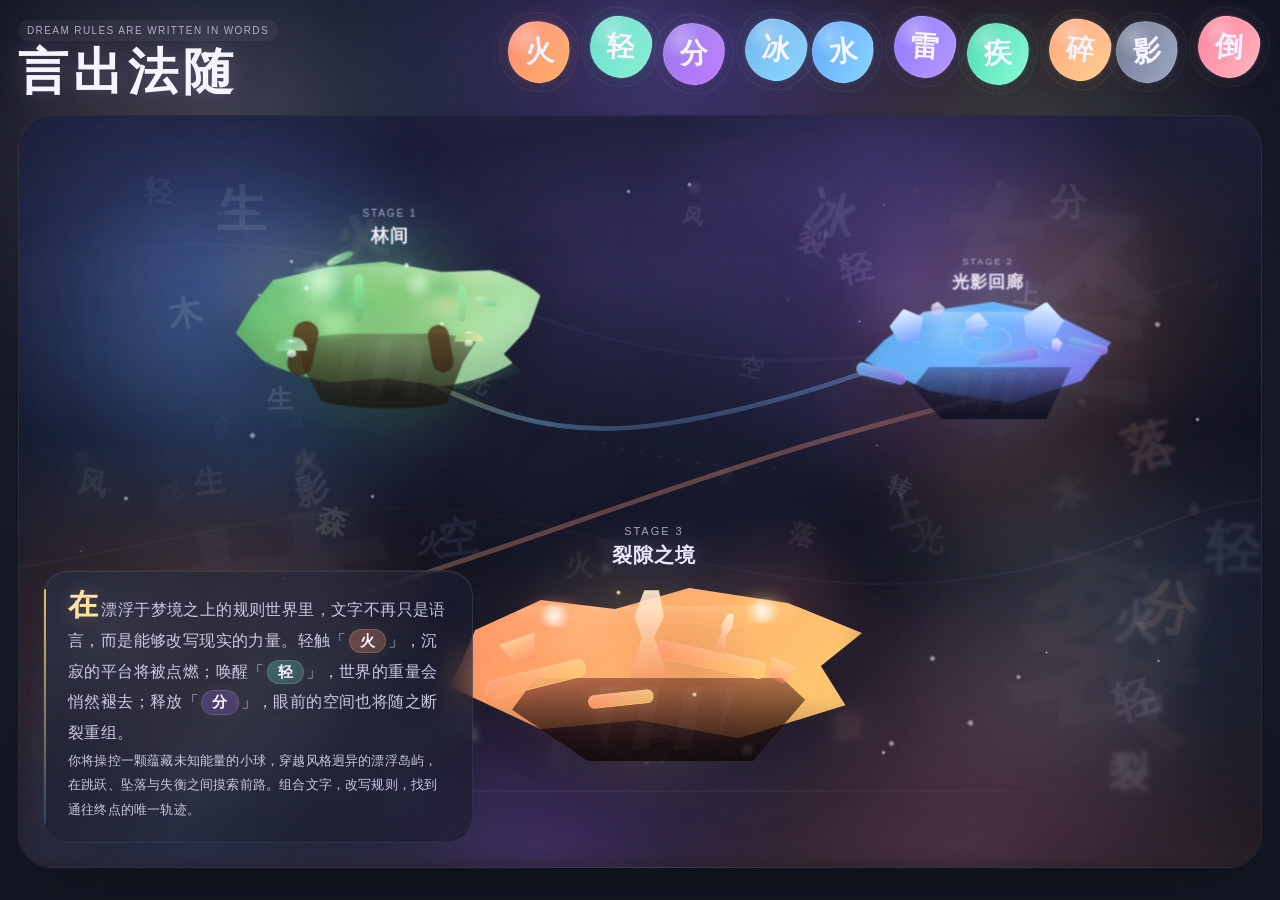
<file: index.html>
<!DOCTYPE html>
<html lang="zh-CN">
<head>
  <meta charset="UTF-8" />
  <meta name="viewport" content="width=device-width, initial-scale=1.0, viewport-fit=cover" />
  <title>&#35328;&#20986;&#27861;&#38543; | Floating Dreamworld</title>
    <link rel="stylesheet" href="./styles.css" />
</head>
<body>
  <div id="app" aria-label="&#35328;&#28789; floating dreamworld home"></div>
    <script src="./app.js"></script>
    <script src="./stage-bridge.js"></script>
</body>
</html>
</file>
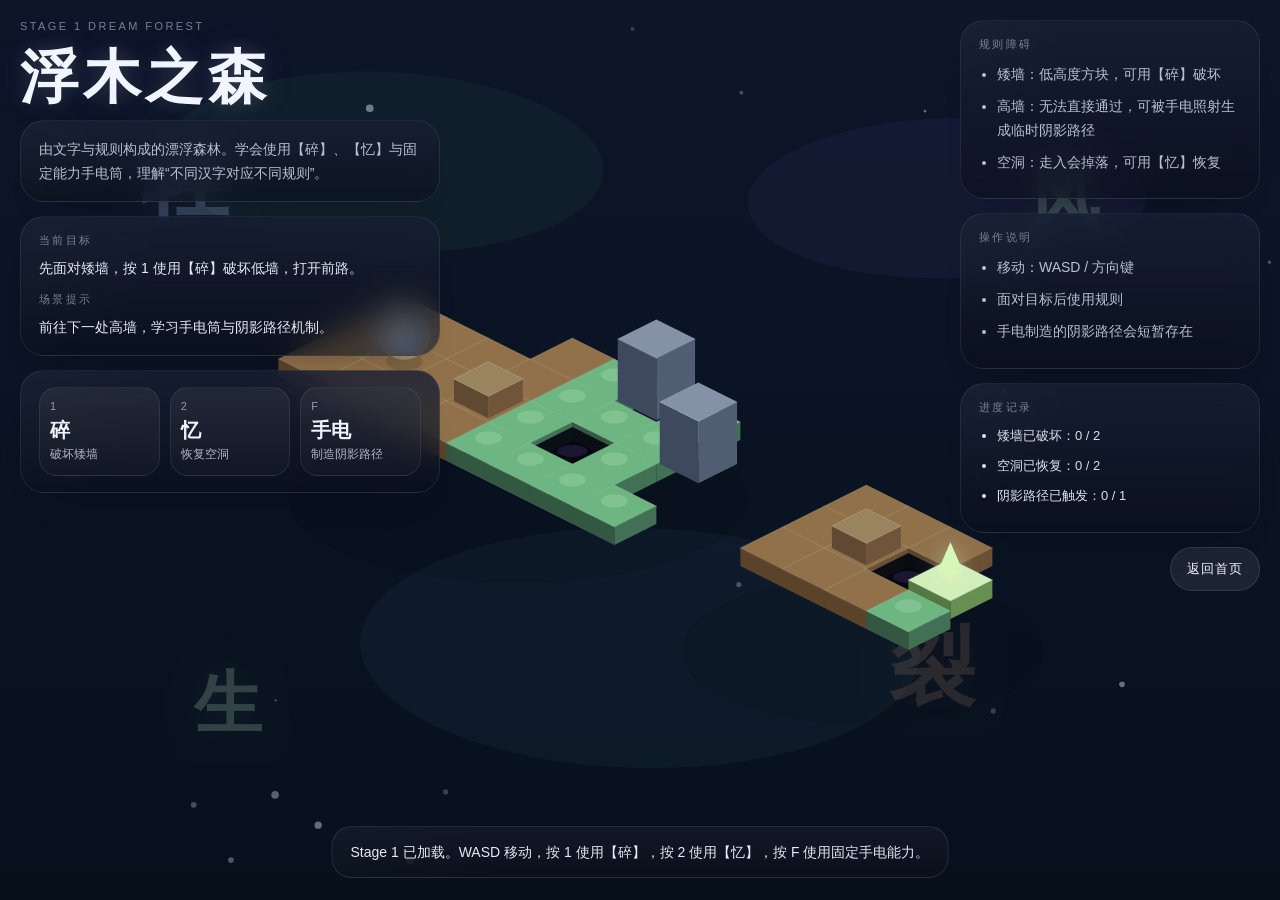
<file: stage1.html>
<!DOCTYPE html>
<html lang="zh-CN">
<head>
  <meta charset="UTF-8" />
  <meta name="viewport" content="width=device-width, initial-scale=1.0, viewport-fit=cover" />
  <title>言出法随 | Stage 1 浮木之森</title>
  <link rel="stylesheet" href="./stage1.css" />
</head>
<body>
  <main class="stage-shell">
    <canvas id="stageCanvas" aria-label="Stage 1 浮木之森" tabindex="0"></canvas>

    <section class="hud hud-left">
      <div class="eyebrow">Stage 1 Dream Forest</div>
      <h1>浮木之森</h1>
      <p class="lead">由文字与规则构成的漂浮森林。学会使用【碎】、【忆】与固定能力手电筒，理解“不同汉字对应不同规则”。</p>
      <div class="status-grid">
        <div class="status-card">
          <small>当前目标</small>
          <strong id="objectiveText">穿过梦境森林，到达终点祭坛。</strong>
        </div>
        <div class="status-card">
          <small>场景提示</small>
          <strong id="hintText">WASD / 方向键移动，按 1 使用【碎】，按 2 使用【忆】，按 F 用手电照亮高墙。</strong>
        </div>
      </div>
      <div class="ability-bar">
        <button class="ability-chip" id="shatterChip" type="button" aria-pressed="false">
          <span>1</span>
          <strong>碎</strong>
          <small>破坏矮墙</small>
        </button>
        <button class="ability-chip" id="memoryChip" type="button" aria-pressed="false">
          <span>2</span>
          <strong>忆</strong>
          <small>恢复空洞</small>
        </button>
        <button class="ability-chip" id="flashChip" type="button" aria-pressed="false">
          <span>F</span>
          <strong>手电</strong>
          <small>制造阴影路径</small>
        </button>
      </div>
    </section>

    <section class="hud hud-right">
      <div class="meta-panel">
        <small>规则障碍</small>
        <ul>
          <li>矮墙：低高度方块，可用【碎】破坏</li>
          <li>高墙：无法直接通过，可被手电照射生成临时阴影路径</li>
          <li>空洞：走入会掉落，可用【忆】恢复</li>
        </ul>
      </div>
      <div class="meta-panel">
        <small>操作说明</small>
        <ul>
          <li>移动：WASD / 方向键</li>
          <li>面对目标后使用规则</li>
          <li>手电制造的阴影路径会短暂存在</li>
        </ul>
      </div>
      <div class="meta-panel">
        <small>进度记录</small>
        <ul id="progressList">
          <li>矮墙已破坏：0 / 2</li>
          <li>空洞已恢复：0 / 2</li>
          <li>阴影路径已触发：0 / 1</li>
        </ul>
      </div>
      <a class="back-link" href="./index.html">返回首页</a>
    </section>

    <div class="toast" id="toast"></div>
  </main>

  <script src="./stage1.js"></script>
</body>
</html>
</file>
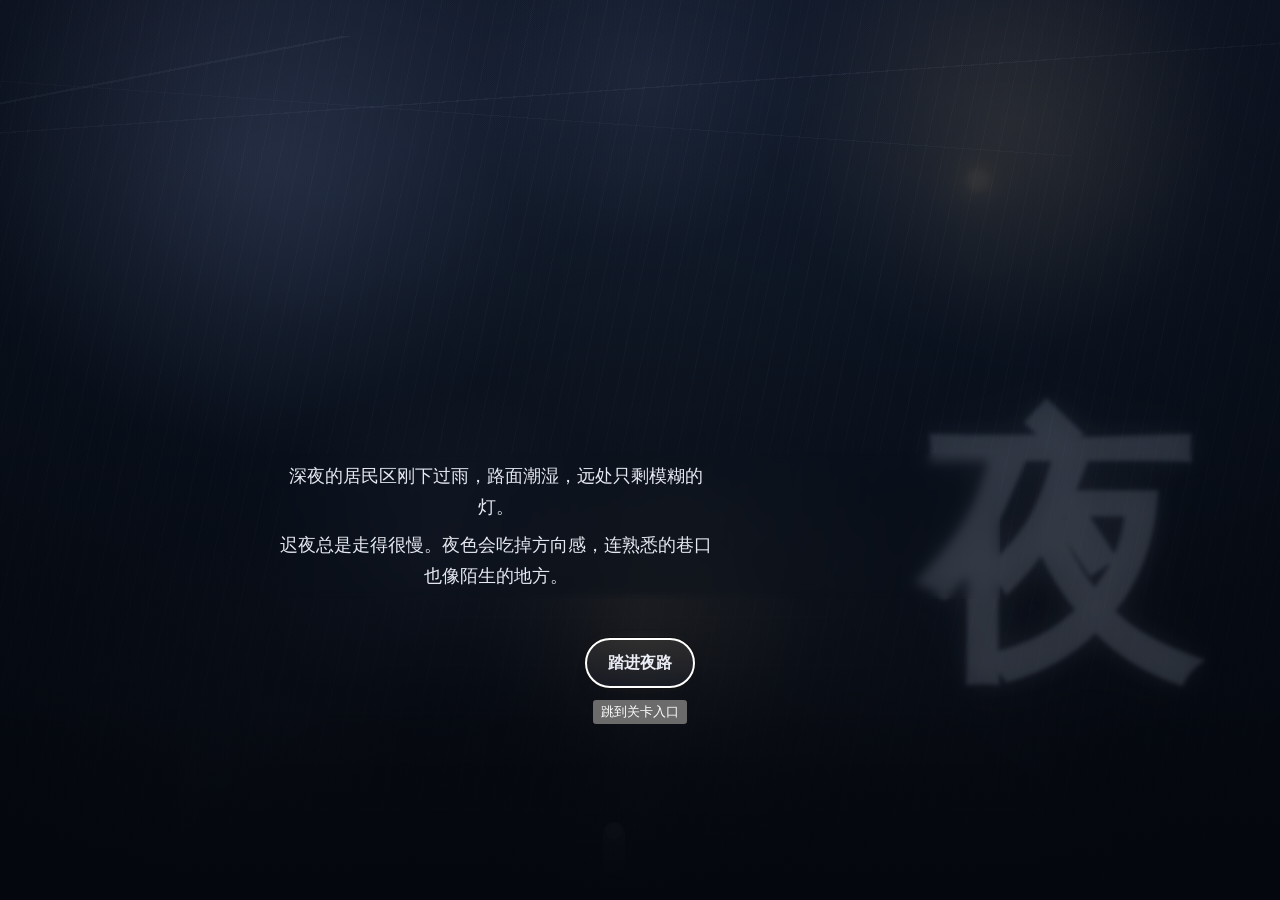
<file: stage2.html>
<!DOCTYPE html>
<html lang="zh-CN">

<head>
  <meta charset="UTF-8" />
  <meta name="viewport" content="width=device-width, initial-scale=1.0, viewport-fit=cover" />
  <title>言出法随 | Stage 2 光影回廊</title>
  <link rel="stylesheet" href="./stage2.css" />
</head>

<body>
  <main class="stage-shell">
    <canvas id="stageCanvas" aria-label="Stage 2 光影回廊" tabindex="0"></canvas>

    <section class="hud hud-left">
      <div class="eyebrow">Stage 2 Light Shadow Corridor</div>
      <h1>光影回廊</h1>
      <div class="status-grid">
        <div class="status-card objective-card">
          <small>当前目标</small>
          <strong id="objectiveText">整张地图会被压暗，只能看清脚边两格。沿着回廊前进，继续用文字规则打开前路。</strong>
        </div>
        <div class="status-card hint-card">
          <small>场景提示</small>
          <strong id="hintText">WASD / 方向键按屏幕方向移动；视野只跟着小球走。按 1【碎】、2【忆】、3【火】、F 手电继续改写规则。</strong>
        </div>
      </div>
      <div class="ability-bar">
        <button class="ability-chip" id="shatterChip" type="button" aria-pressed="false">
          <span>1</span>
          <strong>碎</strong>
          <small>破坏矮墙</small>
        </button>
        <button class="ability-chip" id="memoryChip" type="button" aria-pressed="false">
          <span>2</span>
          <strong>忆</strong>
          <small>恢复空洞</small>
        </button>
        <button class="ability-chip" id="fireChip" type="button" aria-pressed="false">
          <span>3</span>
          <strong>火</strong>
          <small>烧掉冰面</small>
        </button>
        <button class="ability-chip" id="lightChip" type="button" aria-pressed="false">
          <span>G</span>
          <strong>光</strong>
          <small>照亮全图两秒</small>
        </button>
        <button class="ability-chip" id="flashChip" type="button" aria-pressed="false">
          <span>F</span>
          <strong>手电</strong>
          <small>制造阴影路径</small>
        </button>
      </div>
      <div class="meta-panel">
        <small>操作说明</small>
        <ul>
          <li>移动：WASD / 方向键，按屏幕方向走</li>
          <li>地图整体压暗，只能稳定看清小球前后左右各两格</li>
          <li>范围视野会跟着角色移动，其余区域几乎看不清</li>
          <li>靠近目标即可继续使用第一关已有文字能力与 G【光】</li>
          <li>新增积水失衡、微弱灯光与闪电致盲事件</li>
        </ul>
      </div>
    </section>

    <section class="hud hud-right">
      <div class="meta-panel">
        <small>规则障碍</small>
        <ul>
          <li>矮墙：低高度方块，可用【碎】破坏</li>
          <li>高墙：无法直接通过，可被手电照射生成临时阴影路径</li>
          <li>空洞：走入会掉落，可用【忆】恢复</li>
          <li>冰面：踏上去会沿当前方向冲刺，可用【火】烧掉</li>
          <li>积水：踩上去会短暂失去重心，被惯性带出一步</li>
          <li>微弱灯光：靠近后获得局部安全感，并解锁 G【光】</li>
          <li>闪电：会让画面瞬间泛白并短暂失明 1 秒</li>
          <li>压暗视野：只能看清身边两格，越远越难辨认结构</li>
        </ul>
      </div>
      <div class="meta-panel">
        <small>进度记录</small>
        <ul id="progressList">
          <li>积水失衡：未触发</li>
          <li>微弱灯光：未找到</li>
          <li>【光】技能：未解锁</li>
          <li>闪电失明：未触发</li>
          <li>阴影路径：未触发</li>
        </ul>
      </div>
      <div class="meta-panel">
        <small>游玩记录</small>
        <label class="player-label" for="playerName">玩家名</label>
        <input class="player-input" id="playerName" type="text" maxlength="16" placeholder="输入你的名字" />
        <div class="timer-line">
          <span>当前用时</span>
          <strong id="timerText">00:00.00</strong>
        </div>
      </div>
      <div class="meta-panel">
        <small>荣誉榜</small>
        <ol class="honor-list" id="honorList">
          <li>暂无记录</li>
        </ol>
        <button class="secondary-button" id="resetHonorButton" type="button">重置排行榜</button>
      </div>
      <a class="back-link" href="./index.html">返回首页</a>
    </section>

    <div class="toast" id="toast"></div>
    <section class="start-modal is-visible" id="startModal" aria-hidden="false">
      <div class="start-card">
        <div class="intro-stage" id="introStage" data-scene="street">
          <div class="intro-stage__sky"></div>
          <div class="intro-stage__buildings intro-stage__buildings--back"></div>
          <div class="intro-stage__buildings intro-stage__buildings--front"></div>
          <div class="intro-stage__wire"></div>
          <div class="intro-stage__lane"></div>
          <div class="intro-stage__mist"></div>
          <div class="intro-stage__rain"></div>
          <div class="intro-stage__lamp" aria-hidden="true"></div>
          <div class="intro-stage__player" aria-hidden="true"></div>
          <div class="intro-stage__pulse" aria-hidden="true"></div>
        </div>
        <div class="dream-intro__step is-hidden" id="introStepCounter"></div>
        <div class="dream-intro__meta is-hidden" id="introMeta"></div>
        <div class="dream-intro__glyph" id="introGlyph" aria-hidden="true">光</div>
        <div class="dream-intro__copy">
          <p class="dream-intro__line dream-intro__line--primary" id="introLinePrimary">不是路灯，也不是太阳。只是某户人家阳台上，专门还为你留着一盏暖黄的小灯。</p>
          <p class="dream-intro__line dream-intro__line--secondary" id="introLineSecondary">晚上总是很难看清路。有时候，甚至不知道前面还有没有路。</p>
        </div>
        <div class="start-entry-panel is-hidden" id="startEntryPanel">
          <input class="player-input start-input" id="startNameInput" type="text" maxlength="16" placeholder="请输入玩家名" />
          <div class="start-abilities">
            <div class="start-ability">
              <span>1</span>
              <strong>碎</strong>
              <small>破坏矮墙</small>
            </div>
            <div class="start-ability">
              <span>2</span>
              <strong>忆</strong>
              <small>临时恢复空洞</small>
            </div>
            <div class="start-ability">
              <span>3</span>
              <strong>火</strong>
              <small>烧融冰面</small>
            </div>
            <div class="start-ability">
              <span>G</span>
              <strong>光</strong>
              <small>照亮全图两秒</small>
            </div>
            <div class="start-ability">
              <span>F</span>
              <strong>手电</strong>
              <small>照出阴影路径</small>
            </div>
          </div>
          <p class="start-error" id="startError"></p>
          <div class="start-actions">
            <button class="modal-button" id="startGameButton" type="button">进入回廊</button>
          </div>
        </div>
        <div class="dream-intro__prompt" id="introPrompt">原来照亮回家路的，从来不是太阳。</div>
        <div class="dream-intro__worldline" id="introWorldline">而是那些，愿意为你留着的灯。</div>
        <div class="dream-intro__actions dream-intro__actions--floating" id="introFloatingActions">
          <button class="modal-button dream-intro__button" id="introActionButton" type="button">踏进夜路</button>
          <button class="modal-button dream-intro__button is-hidden" id="introContinueButton" type="button" hidden>继续向前</button>
          <button class="modal-button dream-intro__button is-hidden" id="introFinishButton" type="button" hidden>准备进入回廊</button>
        </div>
        <button class="dream-intro__skip" id="introSkipButton" type="button">跳到关卡入口</button>
      </div>
    </section>
    <section class="victory-modal" id="victoryModal" aria-hidden="true">
      <div class="victory-card">
        <small>Stage Clear</small>
        <h2>光影回廊通关</h2>
        <p id="finalTimeText">本次用时：00:00.00</p>
        <p id="rankText">当前排名：第 1 名</p>
        <ol class="honor-list honor-list-large" id="modalHonorList">
          <li>暂无记录</li>
        </ol>
        <div class="modal-actions">
          <button class="modal-button" id="nextStageButton" type="button">再试一次</button>
          <button class="modal-button" id="homeButton" type="button">返回首页</button>
        </div>
      </div>
    </section>
  </main>

  <script src="./stage2.js"></script>
</body>

</html>
</file>
<file: styles.css>
:root {
      --bg0: #151725;
      --bg1: #1d2033;
      --bg2: #282847;
      --white: #f7f3ff;
      --ink: #e8e1ff;
      --ink-soft: rgba(232, 225, 255, 0.76);
      --line: rgba(255, 255, 255, 0.12);
      --shadow: rgba(0, 0, 0, 0.42);
      --orange: #ff9e6d;
      --blue: #5da9e9;
      --purple: #8b6be8;
      --cyan: #59d9c2;
      --yellow: #ffd166;
      --red: #ff7f67;
      --focus-x: 0px;
      --focus-y: 0px;
      --focus-scale: 1;
      --map-rotate: 0deg;
      --map-blur: 0px;
      --enter-glow: 0;
      --font-display: "Trebuchet MS", "Verdana", sans-serif;
      --font-ui: "Segoe UI", "Helvetica Neue", Arial, sans-serif;
      color-scheme: dark;
    }

    * {
      box-sizing: border-box;
      -webkit-tap-highlight-color: transparent;
    }

    html,
    body {
      margin: 0;
      min-height: 100%;
      overflow: hidden;
      background:
        radial-gradient(circle at 20% 14%, rgba(93, 169, 233, 0.18), transparent 24%),
        radial-gradient(circle at 78% 16%, rgba(255, 158, 109, 0.16), transparent 22%),
        radial-gradient(circle at 50% 0%, rgba(139, 107, 232, 0.24), transparent 28%),
        linear-gradient(180deg, #121423 0%, #171a2a 38%, #131522 100%);
      color: var(--ink);
      font-family: var(--font-ui);
    }

    body::before,
    body::after {
      content: "";
      position: fixed;
      inset: 0;
      pointer-events: none;
      z-index: 0;
    }

    body::before {
      background:
        radial-gradient(circle at 14% 18%, rgba(255, 158, 109, 0.18), transparent 20%),
        radial-gradient(circle at 82% 24%, rgba(89, 217, 194, 0.14), transparent 18%),
        radial-gradient(circle at 54% 8%, rgba(139, 107, 232, 0.24), transparent 28%);
      filter: blur(34px);
      animation: bgDrift 18s ease-in-out infinite alternate;
    }

    body::after {
      background-image:
        radial-gradient(rgba(255, 255, 255, 0.26) 0.65px, transparent 0.7px),
        radial-gradient(rgba(255, 255, 255, 0.14) 0.55px, transparent 0.6px);
      background-size: 110px 110px, 68px 68px;
      background-position: 0 0, 22px 38px;
      opacity: 0.18;
      mix-blend-mode: screen;
    }

    #app {
      position: relative;
      min-height: 100vh;
      isolation: isolate;
      z-index: 1;
    }

    .shell {
      min-height: 100vh;
      display: grid;
      grid-template-rows: auto 1fr auto;
      gap: 14px;
      padding: max(18px, env(safe-area-inset-top)) 18px max(18px, env(safe-area-inset-bottom)) 18px;
    }

    .topbar {
      display: flex;
      justify-content: space-between;
      align-items: flex-start;
      gap: 12px 18px;
      flex-wrap: wrap;
      position: relative;
      z-index: 8;
    }

    .runes {
      display: flex;
      flex-wrap: wrap;
      justify-content: flex-end;
      align-items: flex-start;
      gap: 10px 14px;
      padding: 2px 4px 8px 0;
      background: none;
      border: 0;
      box-shadow: none;
      backdrop-filter: none;
    }

    .rune {
      position: relative;
      width: 62px;
      height: 62px;
      border: 0;
      border-radius: 44% 56% 48% 52% / 50% 42% 58% 50%;
      display: grid;
      place-items: center;
      color: var(--white);
      font: 700 28px/1 var(--font-display);
      background:
        radial-gradient(circle at 30% 24%, rgba(255, 255, 255, 0.28), transparent 32%),
        linear-gradient(180deg, rgba(255, 255, 255, 0.14), rgba(255, 255, 255, 0.02)),
        var(--tone);
      box-shadow:
        inset 0 0 0 1px rgba(255, 255, 255, 0.16),
        0 0 0 1px rgba(255, 255, 255, 0.06),
        0 10px 24px -12px rgba(0, 0, 0, 0.34),
        0 0 28px -10px var(--glow);
      cursor: pointer;
      transition: transform 220ms ease, filter 220ms ease, box-shadow 220ms ease;
      transform: translate(var(--jitter-x, 0px), var(--jitter-y, 0px)) rotate(var(--rune-rot, 0deg));
      animation: runeHover var(--bob-dur, 6s) ease-in-out infinite;
    }

    .rune::before,
    .rune::after {
      content: "";
      position: absolute;
      pointer-events: none;
    }

    .rune::before {
      inset: -7px;
      border-radius: inherit;
      border: 1px solid rgba(255, 255, 255, 0.12);
      opacity: 0.46;
      transform: scale(1.06);
    }

    .rune::after {
      left: 50%;
      bottom: -12px;
      width: 1px;
      height: 18px;
      transform: translateX(-50%);
      border-radius: 999px;
      background: linear-gradient(180deg, rgba(255,255,255,0.18), transparent);
      opacity: 0.42;
    }

    .rune:hover,
    .rune:focus-visible,
    .rune.active {
      transform: translate(var(--jitter-x, 0px), calc(var(--jitter-y, 0px) - 4px)) rotate(calc(var(--rune-rot, 0deg) + 4deg)) scale(1.05);
      filter: brightness(1.08);
      box-shadow:
        inset 0 0 0 1px rgba(255, 255, 255, 0.18),
        0 0 0 1px rgba(255, 255, 255, 0.1),
        0 16px 30px -12px rgba(0, 0, 0, 0.38),
        0 0 42px -8px var(--glow);
    }

    .hero {
      position: relative;
      min-height: 0;
      border-radius: 34px;
      overflow: hidden;
      background:
        radial-gradient(circle at 50% -10%, rgba(255, 209, 102, 0.12), transparent 24%),
        radial-gradient(circle at 22% 20%, rgba(93, 169, 233, 0.12), transparent 22%),
        radial-gradient(circle at 80% 18%, rgba(255, 158, 109, 0.1), transparent 20%),
        linear-gradient(180deg, rgba(14, 16, 29, 0.76), rgba(9, 11, 23, 0.88));
      border: 1px solid var(--line);
      box-shadow:
        inset 0 1px 0 rgba(255, 255, 255, 0.06),
        0 28px 58px -36px var(--shadow);
    }

    .hero::before {
      content: "";
      position: absolute;
      inset: 0;
      background:
        linear-gradient(180deg, rgba(255, 255, 255, 0.03), transparent 26%),
        linear-gradient(0deg, rgba(255, 255, 255, 0.04), transparent 24%);
      z-index: 1;
      pointer-events: none;
    }

    .sky,
    .deep-space,
    .nebula-bands,
    .rule-field,
    .giant-glyphs,
    .quiet-core,
    .midspace-layer,
    .clouds,
    .mountains,
    .glow-fog,
    .particles,
    .fragments,
    .energy-streams,
    .foreground-drift,
    .dropline {
      position: absolute;
      inset: 0;
      pointer-events: none;
    }

    .deep-space,
    .nebula-bands {
      z-index: 0;
    }

    .sky,
    .clouds,
    .mountains,
    .glow-fog {
      z-index: 1;
    }

    .rule-field-back,
    .midspace-layer,
    .particles,
    .fragments,
    .energy-streams {
      z-index: 2;
    }

    .rule-field-mid {
      z-index: 2;
    }

    .foreground-drift {
      z-index: 5;
    }

    .giant-glyphs {
      z-index: 1;
      overflow: hidden;
      mix-blend-mode: screen;
    }

    .quiet-core {
      z-index: 3;
      background:
        radial-gradient(circle at 50% 48%, rgba(10, 12, 24, 0.68) 0%, rgba(10, 12, 24, 0.46) 16%, rgba(10, 12, 24, 0.18) 28%, rgba(10, 12, 24, 0) 44%),
        radial-gradient(circle at 52% 52%, rgba(255,255,255,0.03), transparent 34%);
    }

    .deep-space::before,
    .deep-space::after,
    .nebula-bands::before,
    .nebula-bands::after,
    .sky::before,
    .sky::after,
    .clouds::before,
    .clouds::after,
    .mountains::before,
    .mountains::after,
    .glow-fog::before,
    .glow-fog::after {
      content: "";
      position: absolute;
      inset: 0;
    }

    .deep-space::before {
      background:
        radial-gradient(circle at 14% 20%, rgba(92, 118, 226, 0.22), transparent 20%),
        radial-gradient(circle at 72% 18%, rgba(144, 98, 226, 0.22), transparent 24%),
        radial-gradient(circle at 52% 42%, rgba(75, 146, 214, 0.14), transparent 28%),
        linear-gradient(180deg, rgba(17, 20, 40, 0.94), rgba(10, 12, 24, 0.96));
      animation: cosmosFlow 24s ease-in-out infinite alternate;
    }

    .deep-space::after {
      background:
        radial-gradient(circle at 20% 68%, rgba(255, 179, 216, 0.08), transparent 16%),
        radial-gradient(circle at 82% 64%, rgba(255, 204, 143, 0.08), transparent 18%),
        radial-gradient(circle at 50% 50%, rgba(255,255,255,0.03), transparent 46%);
      filter: blur(12px);
      opacity: 0.9;
    }

    .nebula-bands::before {
      inset: -6% -12%;
      background:
        radial-gradient(circle at 18% 34%, rgba(93, 169, 233, 0.16), transparent 20%),
        radial-gradient(circle at 48% 24%, rgba(139, 107, 232, 0.14), transparent 24%),
        radial-gradient(circle at 78% 42%, rgba(255, 158, 109, 0.1), transparent 18%);
      filter: blur(46px);
      opacity: 0.86;
      animation: nebulaDrift 32s ease-in-out infinite alternate;
    }

    .nebula-bands::after {
      inset: 6% -10% auto -10%;
      height: 42%;
      background:
        linear-gradient(100deg, rgba(93,169,233,0) 0%, rgba(93,169,233,0.07) 30%, rgba(139,107,232,0.08) 56%, rgba(255,158,109,0) 84%),
        linear-gradient(80deg, rgba(255,182,222,0) 0%, rgba(255,182,222,0.05) 42%, rgba(93,169,233,0) 76%);
      filter: blur(28px);
      opacity: 0.72;
      transform: rotate(-8deg);
      animation: cosmicBand 28s ease-in-out infinite alternate-reverse;
    }

    .sky::before {
      background:
        radial-gradient(circle at 22% 28%, rgba(93, 169, 233, 0.22), transparent 20%),
        radial-gradient(circle at 70% 18%, rgba(139, 107, 232, 0.2), transparent 24%),
        radial-gradient(circle at 78% 34%, rgba(255, 158, 109, 0.18), transparent 18%);
      filter: blur(20px);
      animation: bgDrift 15s ease-in-out infinite alternate;
    }

    .sky::after {
      background:
        linear-gradient(180deg, rgba(88, 79, 168, 0.08), transparent 28%),
        linear-gradient(180deg, transparent 42%, rgba(255, 152, 94, 0.08) 100%);
    }

    .clouds::before {
      inset: 8% -6% auto -6%;
      height: 28%;
      background:
        radial-gradient(circle at 18% 50%, rgba(105, 132, 226, 0.16), transparent 20%),
        radial-gradient(circle at 50% 56%, rgba(142, 102, 226, 0.18), transparent 24%),
        radial-gradient(circle at 82% 44%, rgba(255, 175, 116, 0.16), transparent 18%);
      filter: blur(34px);
      animation: cloudFlow 24s ease-in-out infinite alternate;
    }

    .clouds::after {
      inset: auto -8% 8% -8%;
      height: 24%;
      background:
        radial-gradient(circle at 26% 50%, rgba(89, 217, 194, 0.1), transparent 18%),
        radial-gradient(circle at 56% 54%, rgba(93, 169, 233, 0.12), transparent 18%),
        radial-gradient(circle at 76% 46%, rgba(255, 158, 109, 0.12), transparent 18%);
      filter: blur(30px);
      animation: cloudFlow 18s ease-in-out infinite alternate-reverse;
    }

    .mountains::before {
      inset: auto 0 0 0;
      height: 38%;
      background:
        radial-gradient(circle at 14% 100%, rgba(48, 64, 107, 0.72), transparent 32%),
        radial-gradient(circle at 42% 100%, rgba(75, 53, 124, 0.76), transparent 34%),
        radial-gradient(circle at 76% 100%, rgba(101, 61, 92, 0.68), transparent 30%);
      filter: blur(12px);
      opacity: 0.92;
    }

    .mountains::after {
      inset: auto 8% 10% 8%;
      height: 2px;
      background: linear-gradient(90deg, transparent, rgba(255, 255, 255, 0.16), transparent);
      opacity: 0.34;
    }

    .glow-fog::before {
      inset: auto -10% 12% -10%;
      height: 38%;
      background:
        radial-gradient(circle at 18% 50%, rgba(255, 158, 109, 0.16), transparent 24%),
        radial-gradient(circle at 52% 44%, rgba(139, 107, 232, 0.18), transparent 26%),
        radial-gradient(circle at 82% 46%, rgba(93, 169, 233, 0.16), transparent 22%);
      filter: blur(42px);
      animation: fogFlow 16s ease-in-out infinite alternate;
    }

    .glow-fog::after {
      inset: auto 18% 20% 18%;
      height: 18%;
      background: radial-gradient(circle, rgba(255, 255, 255, 0.08), transparent 66%);
      filter: blur(18px);
    }

    .rule-field {
      overflow: hidden;
      mix-blend-mode: screen;
    }

    .rule-field-back,
    .midspace-layer,
    .particles,
    .fragments {
      opacity: 0.86;
    }

    .rule-glyph,
    .fragment-glyph,
    .foreground-drift span,
    .midspace-layer span {
      position: absolute;
      display: block;
      pointer-events: none;
    }

    .rule-glyph {
      color: rgba(235, 232, 255, 0.52);
      font: 700 var(--size, 32px)/1 var(--font-display);
      text-shadow: 0 0 18px rgba(140, 126, 255, 0.12);
      opacity: var(--opacity, 0.18);
      transform: translate3d(0, 0, 0) rotate(var(--rot, 0deg));
      animation: ruleGlyphFloat var(--dur, 18s) ease-in-out infinite;
      white-space: nowrap;
      user-select: none;
    }

    .rule-glyph.depth-far {
      filter: blur(1.8px);
    }

    .rule-glyph.depth-mid {
      filter: blur(0.7px);
    }

    .rule-glyph.depth-near {
      filter: blur(0.3px);
    }

    .rule-glyph.depth-ghost {
      filter: blur(2.6px);
      opacity: calc(var(--opacity, 0.16) * 0.8);
    }

    .rule-glyph.variant-ink {
      text-shadow:
        0 0 18px rgba(125, 138, 255, 0.08),
        0 0 34px rgba(255, 255, 255, 0.04);
      filter: blur(0.6px);
    }

    .rule-glyph.variant-broken {
      clip-path: polygon(0% 0%, 100% 0%, 100% 42%, 62% 48%, 100% 58%, 100% 100%, 0% 100%, 0% 58%, 38% 50%, 0% 40%);
    }

    .rule-glyph.variant-soft {
      opacity: calc(var(--opacity, 0.16) * 0.78);
    }

    .rule-glyph.variant-glow {
      text-shadow: 0 0 20px currentColor, 0 0 38px rgba(255,255,255,0.05);
    }

    .rule-glyph.tone-forest {
      color: rgba(187, 245, 198, 0.58);
    }

    .rule-glyph.tone-gravity {
      color: rgba(176, 203, 255, 0.54);
    }

    .rule-glyph.tone-rift {
      color: rgba(255, 190, 151, 0.54);
    }

    .rule-glyph.effect-fire {
      text-shadow: 0 0 12px rgba(255, 165, 112, 0.18), 0 0 28px rgba(255, 127, 103, 0.08);
      animation-name: ruleGlyphFloat, glyphFirePulse;
      animation-duration: var(--dur, 18s), 4.6s;
      animation-timing-function: ease-in-out, ease-in-out;
      animation-iteration-count: infinite, infinite;
    }

    .rule-glyph.effect-ice {
      text-shadow: 0 0 12px rgba(171, 226, 255, 0.14), 0 0 24px rgba(171, 226, 255, 0.08);
    }

    .rule-glyph.effect-split,
    .rule-glyph.effect-crack {
      animation-name: ruleGlyphFloat, glyphCrackJitter;
      animation-duration: var(--dur, 18s), 5.8s;
      animation-timing-function: ease-in-out, ease-in-out;
      animation-iteration-count: infinite, infinite;
    }

    .rule-glyph.effect-rise {
      animation-name: ruleGlyphFloat, glyphRise;
      animation-duration: var(--dur, 18s), 8.2s;
      animation-timing-function: ease-in-out, ease-in-out;
      animation-iteration-count: infinite, infinite;
    }

    .rule-glyph.effect-fall {
      animation-name: ruleGlyphFloat, glyphFall;
      animation-duration: var(--dur, 18s), 8.6s;
      animation-timing-function: ease-in-out, ease-in-out;
      animation-iteration-count: infinite, infinite;
    }

    .rule-glyph.effect-wind {
      animation-name: ruleGlyphFloat, glyphWind;
      animation-duration: var(--dur, 18s), 7.4s;
      animation-timing-function: ease-in-out, ease-in-out;
      animation-iteration-count: infinite, infinite;
    }

    .rule-glyph.effect-rotate {
      animation-name: ruleGlyphFloat, glyphRotate;
      animation-duration: var(--dur, 18s), 10s;
      animation-timing-function: ease-in-out, linear;
      animation-iteration-count: infinite, infinite;
    }

    .rule-glyph.constellation {
      opacity: calc(var(--opacity, 0.2) + 0.06);
      filter: blur(0.4px);
    }

    .giant-glyph {
      position: absolute;
      display: block;
      color: rgba(231, 233, 255, 0.12);
      font: 700 var(--size) / 1 var(--font-display);
      text-shadow: 0 0 40px currentColor;
      filter: blur(1.6px);
      opacity: 0.22;
      transform: rotate(var(--rot, 0deg));
      animation: giantGlyphDrift var(--dur, 42s) ease-in-out infinite;
      user-select: none;
    }

    .giant-glyph.tone-gravity {
      color: rgba(184, 208, 255, 0.14);
    }

    .giant-glyph.tone-rift {
      color: rgba(255, 188, 146, 0.12);
    }

    .midspace-layer {
      overflow: hidden;
    }

    .mid-ring {
      width: var(--size);
      height: var(--size);
      margin-left: calc(var(--size) / -2);
      margin-top: calc(var(--size) / -2);
      border-radius: 50%;
      border: 1px solid rgba(255,255,255,0.08);
      box-shadow: 0 0 20px rgba(123, 166, 255, 0.08);
      opacity: 0.34;
      animation: midRingOrbit var(--dur) linear infinite;
    }

    .mid-ring::before {
      content: "";
      position: absolute;
      inset: 14%;
      border-radius: 50%;
      border: 1px dashed rgba(255,255,255,0.08);
    }

    .mid-shard {
      width: var(--size);
      height: calc(var(--size) * 1.6);
      clip-path: polygon(50% 0%, 100% 28%, 74% 100%, 16% 90%, 0% 34%);
      background: linear-gradient(180deg, rgba(226,237,255,0.22), rgba(118,151,255,0.08));
      box-shadow: 0 0 16px rgba(123, 166, 255, 0.08);
      opacity: 0.22;
      transform: rotate(var(--rot));
      animation: shardGlide var(--dur) ease-in-out infinite;
    }

    .mid-trace {
      width: var(--w);
      height: 1px;
      border-radius: 999px;
      background: linear-gradient(90deg, rgba(255,255,255,0), rgba(255,255,255,0.14), rgba(255,255,255,0));
      transform: rotate(var(--rot));
      opacity: 0.3;
      filter: blur(0.2px);
      animation: tracePulse var(--dur) ease-in-out infinite;
    }

    .particles span,
    .fragments span {
      position: absolute;
      display: block;
    }

    .particles span {
      width: var(--size);
      height: var(--size);
      border-radius: 50%;
      background: radial-gradient(circle, rgba(255, 255, 255, 0.96), rgba(255, 255, 255, 0.12) 68%, transparent 72%);
      box-shadow: 0 0 16px var(--glow);
      opacity: 0.75;
      animation: sparkle var(--dur) linear infinite;
    }

    .fragments span {
      color: rgba(242, 238, 255, 0.44);
      font: 700 var(--size) / 1 var(--font-display);
      text-shadow: 0 0 18px var(--glow);
      animation: glyphFloat var(--dur) ease-in-out infinite;
    }

    .fragment-glyph {
      color: rgba(238, 234, 255, 0.38);
      font: 700 var(--size) / 1 var(--font-display);
      text-shadow: 0 0 18px var(--glow);
      transform: translate3d(0, 0, 0) rotate(var(--rot));
      filter: blur(0.7px);
      animation: fragmentScatter var(--dur) ease-in-out infinite;
    }

    .energy-streams svg {
      width: 100%;
      height: 100%;
      overflow: visible;
      opacity: 0.84;
      filter: drop-shadow(0 0 14px rgba(170, 191, 255, 0.14));
      animation: streamShift 18s ease-in-out infinite alternate;
    }

    .foreground-drift {
      overflow: hidden;
    }

    .drift-glyph {
      color: rgba(240, 236, 255, 0.14);
      font: 700 var(--size) / 1 var(--font-display);
      text-shadow: 0 0 18px rgba(255,255,255,0.06);
      filter: blur(2.2px);
      animation: foregroundDrift var(--dur) ease-in-out infinite;
    }

    .drift-mote,
    .drift-paper {
      width: var(--size);
      height: var(--size);
      opacity: 0.16;
      animation: foregroundDrift var(--dur) ease-in-out infinite;
    }

    .drift-mote {
      border-radius: 50%;
      background: radial-gradient(circle, rgba(255,255,255,0.72), rgba(255,255,255,0.04) 66%, transparent 74%);
      filter: blur(1.2px);
    }

    .drift-paper {
      width: calc(var(--size) * 0.9);
      height: calc(var(--size) * 1.2);
      border-radius: 6px;
      background:
        linear-gradient(180deg, rgba(255,255,255,0.18), rgba(255,255,255,0.03)),
        linear-gradient(135deg, rgba(139,107,232,0.08), rgba(93,169,233,0.05));
      transform: rotate(var(--rot));
      filter: blur(1px);
    }

    .title-panel {
      position: relative;
      z-index: 8;
      flex: 1 1 360px;
      width: min(420px, calc(100% - 120px));
      padding: 2px 0 0;
      background: none;
      border: 0;
      box-shadow: none;
      backdrop-filter: none;
    }

    .title-panel::before {
      content: none;
    }

    .eyebrow {
      position: relative;
      display: inline-flex;
      align-items: center;
      gap: 8px;
      padding: 5px 9px;
      border-radius: 999px;
      background: rgba(255, 255, 255, 0.05);
      color: rgba(232, 225, 255, 0.72);
      font-size: 10px;
      letter-spacing: 0.14em;
      text-transform: uppercase;
    }

    .title-panel h1 {
      position: relative;
      margin: 8px 0 6px;
      font-size: clamp(30px, 4.2vw, 50px);
      line-height: 0.92;
      letter-spacing: 0.1em;
      color: var(--white);
      text-shadow:
        0 0 20px rgba(214, 240, 255, 0.14),
        0 0 38px rgba(139, 107, 232, 0.18);
    }

    .title-panel p {
      position: relative;
      margin: 0;
      color: rgba(232, 225, 255, 0.74);
      font-size: 11px;
      line-height: 1.52;
      max-width: 34ch;
    }

    .story-copy {
      position: absolute;
      left: 24px;
      top: auto;
      bottom: 24px;
      z-index: 6;
      width: min(430px, calc(100% - 470px));
      padding: 20px 22px 20px 24px;
      border-radius: 26px;
      background:
        linear-gradient(180deg, rgba(27, 30, 50, 0.62), rgba(14, 16, 28, 0.38)),
        radial-gradient(circle at 0% 18%, rgba(93, 169, 233, 0.12), transparent 34%);
      border: 1px solid rgba(255, 255, 255, 0.08);
      box-shadow:
        0 26px 44px -36px var(--shadow),
        inset 0 1px 0 rgba(255, 255, 255, 0.08);
      backdrop-filter: blur(16px);
      transition: opacity 500ms ease, transform 500ms ease;
      transform-origin: left bottom;
      animation: storyFloat 7.8s ease-in-out infinite;
    }

    .story-copy::before {
      content: "";
      position: absolute;
      left: 0;
      top: 18px;
      bottom: 18px;
      width: 2px;
      border-radius: 999px;
      background: linear-gradient(180deg, rgba(255, 209, 102, 0.88), rgba(93, 169, 233, 0.22));
      box-shadow: 0 0 18px rgba(125, 205, 255, 0.18);
      animation: storyBeam 4.8s ease-in-out infinite;
    }

    .story-copy::after {
      content: "";
      position: absolute;
      inset: 0;
      border-radius: inherit;
      background:
        radial-gradient(circle at 14% 20%, rgba(255, 255, 255, 0.08), transparent 24%),
        linear-gradient(120deg, transparent 0%, rgba(255, 255, 255, 0.04) 48%, transparent 70%);
      pointer-events: none;
      mix-blend-mode: screen;
      opacity: 0.75;
    }

    .story-copy p {
      margin: 0;
      color: rgba(236, 231, 255, 0.84);
      text-wrap: pretty;
      position: relative;
      z-index: 1;
      font-family: Georgia, "Times New Roman", serif;
      text-shadow: 0 0 18px rgba(121, 131, 255, 0.08);
    }

    .story-lead {
      font-size: 16px;
      line-height: 1.92;
      letter-spacing: 0.025em;
      color: rgba(245, 241, 255, 0.92);
    }

    .story-lead::first-letter {
      margin-right: 3px;
      color: #ffe3a3;
      font: 700 1.9em/0.9 var(--font-display);
      text-shadow:
        0 0 16px rgba(255, 209, 102, 0.18),
        0 0 28px rgba(139, 107, 232, 0.14);
    }

    .story-body {
      margin-top: 16px;
      color: rgba(226, 220, 255, 0.76);
      font-size: 13px;
      line-height: 1.88;
      letter-spacing: 0.015em;
    }

    .story-rune {
      display: inline-flex;
      align-items: center;
      justify-content: center;
      min-width: 1.8em;
      padding: 2px 10px;
      margin: 0 2px;
      border-radius: 999px;
      color: var(--white);
      font: 700 0.96em/1.2 var(--font-display);
      letter-spacing: 0.02em;
      border: 1px solid rgba(255, 255, 255, 0.14);
      box-shadow: 0 0 16px -10px rgba(255, 255, 255, 0.4);
      transform-origin: center center;
      animation: runeWobble 3.6s ease-in-out infinite;
    }

    .story-rune.fire {
      background: linear-gradient(135deg, rgba(255, 125, 103, 0.32), rgba(255, 177, 102, 0.24));
      box-shadow: 0 0 18px -10px rgba(255, 145, 93, 0.8);
      animation-delay: 0s;
    }

    .story-rune.light {
      background: linear-gradient(135deg, rgba(89, 217, 194, 0.3), rgba(136, 240, 215, 0.2));
      box-shadow: 0 0 18px -10px rgba(89, 217, 194, 0.78);
      animation-delay: 0.5s;
    }

    .story-rune.split {
      background: linear-gradient(135deg, rgba(139, 107, 232, 0.3), rgba(191, 123, 255, 0.2));
      box-shadow: 0 0 18px -10px rgba(165, 123, 255, 0.82);
      animation-delay: 1s;
    }

    @keyframes storyFloat {
      0%, 100% { transform: translateY(0) rotate(-1deg); }
      50% { transform: translateY(-6px) rotate(0.35deg); }
    }

    @keyframes storyBeam {
      0%, 100% { opacity: 0.82; box-shadow: 0 0 18px rgba(125, 205, 255, 0.18); }
      50% { opacity: 1; box-shadow: 0 0 26px rgba(255, 209, 102, 0.28); }
    }

    @keyframes runeWobble {
      0%, 100% { transform: translateY(0) rotate(0deg) scale(1); }
      20% { transform: translateY(-1px) rotate(-4deg) scale(1.03); }
      50% { transform: translateY(1px) rotate(2deg) scale(1.01); }
      80% { transform: translateY(-1px) rotate(4deg) scale(1.04); }
    }

    @keyframes runeHover {
      0%, 100% { transform: translate(var(--jitter-x, 0px), var(--jitter-y, 0px)) rotate(var(--rune-rot, 0deg)) scale(1); }
      50% { transform: translate(var(--jitter-x, 0px), calc(var(--jitter-y, 0px) - 4px)) rotate(calc(var(--rune-rot, 0deg) + 5deg)) scale(1.04); }
    }

    .focus-annotations {
      position: absolute;
      z-index: 8;
      right: 30px;
      top: 98px;
      bottom: auto;
      width: min(360px, calc(100% - 96px));
      display: grid;
      gap: 16px;
      padding: 22px 0 0 0;
      background: none;
      border: 0;
      box-shadow: none;
      backdrop-filter: none;
      pointer-events: none;
      opacity: 0;
      transform: translateY(16px);
      transition: opacity 700ms ease, transform 700ms ease;
    }

    .focus-annotations::before {
      content: "";
      position: absolute;
      left: 13px;
      top: 12px;
      bottom: 22px;
      width: 1px;
      background: linear-gradient(180deg, rgba(255,255,255,0.24), rgba(139,107,232,0.26), rgba(255,255,255,0.06));
      box-shadow: 0 0 14px rgba(125, 166, 255, 0.18);
      opacity: 0.78;
    }

    .focus-annotations::after {
      content: "";
      position: absolute;
      left: 8px;
      top: 10px;
      width: 11px;
      height: 11px;
      border-radius: 50%;
      background: radial-gradient(circle, rgba(255,255,255,0.92), rgba(123,166,255,0.32) 56%, transparent 72%);
      box-shadow: 0 0 18px rgba(123,166,255,0.34);
    }

    .focus-annotations.visible {
      opacity: 1;
      transform: translateY(0);
    }

    .annotation-title,
    .annotation-note,
    .annotation-stats {
      position: relative;
      padding-left: 34px;
      border-radius: 0;
      background: none;
      border: 0;
      box-shadow: none;
      backdrop-filter: none;
      width: auto;
    }

    .annotation-title::before,
    .annotation-note::before,
    .annotation-stats::before {
      content: "";
      position: absolute;
      left: 10px;
      top: 0.95em;
      width: 26px;
      height: 1px;
      background: linear-gradient(90deg, rgba(255,255,255,0.22), rgba(255,255,255,0));
      opacity: 0.74;
    }

    .annotation-title {
      padding-top: 0;
    }

    .annotation-title small,
    .annotation-stats small {
      display: block;
      color: rgba(232, 225, 255, 0.46);
      text-transform: uppercase;
      letter-spacing: 0.24em;
      font-size: 10px;
    }

    .annotation-title h2 {
      margin: 8px 0 8px;
      font-size: 30px;
      color: var(--white);
      letter-spacing: 0.08em;
      text-shadow: 0 0 22px rgba(143, 121, 255, 0.16);
    }

    .annotation-title p,
    .annotation-note p {
      margin: 0;
      color: rgba(244, 247, 255, 0.92);
      font-family: var(--font-ui);
      font-size: 14px;
      font-weight: 500;
      line-height: 1.78;
      letter-spacing: 0.015em;
      text-wrap: pretty;
      text-shadow:
        0 0 10px rgba(123, 166, 255, 0.12),
        0 0 22px rgba(255, 255, 255, 0.04);
    }

    .annotation-note p {
      color: rgba(232, 239, 255, 0.84);
    }

    .annotation-note {
      max-width: 290px;
      opacity: 0.92;
    }

    .annotation-note strong {
      display: block;
      margin-bottom: 8px;
      color: rgba(246, 243, 255, 0.82);
      font-size: 11px;
      letter-spacing: 0.24em;
      text-transform: uppercase;
    }

    .annotation-stats {
      display: flex;
      gap: 12px;
      align-items: flex-start;
    }

    .stat-pill,
    .word-pill {
      min-width: 104px;
      padding: 10px 12px 10px 14px;
      border-radius: 999px;
      background: linear-gradient(90deg, rgba(255, 255, 255, 0.08), rgba(255,255,255,0.02));
      border: 1px solid rgba(255, 255, 255, 0.06);
      box-shadow: 0 0 18px rgba(123, 166, 255, 0.08);
    }

    .stat-pill strong,
    .word-pill strong {
      display: block;
      margin-top: 4px;
      font-size: 17px;
      color: var(--white);
    }

    .word-cloud {
      margin-top: 12px;
      display: flex;
      flex-wrap: wrap;
      gap: 10px;
    }

    .word-cloud span {
      padding: 7px 0;
      border-radius: 0;
      font-size: 11px;
      letter-spacing: 0.14em;
      color: rgba(246, 243, 255, 0.92);
      background: none;
      border: 0;
      border-bottom: 1px solid rgba(255, 255, 255, 0.12);
      box-shadow: inset 0 -8px 12px -12px rgba(123,166,255,0.24);
    }

    .world-window {
      position: absolute;
      inset: 0;
      overflow: hidden;
      z-index: 4;
    }

    .world-map {
      position: absolute;
      inset: -4% -6% -6% -6%;
      transform: translate3d(var(--focus-x), var(--focus-y), 0) rotate(var(--map-rotate)) scale(var(--focus-scale));
      transform-origin: center center;
      transition: transform 1400ms cubic-bezier(.18, .74, .1, 1), filter 1200ms ease;
      filter: blur(var(--map-blur));
    }

    .island {
      position: absolute;
      border: 0;
      background: none;
      padding: 0;
      cursor: pointer;
      z-index: var(--z);
      filter: drop-shadow(0 22px 34px rgba(0, 0, 0, 0.28));
      animation: islandDrift var(--float) ease-in-out infinite;
      opacity: 1;
      transform: scale(var(--island-scale, 1));
      transition:
        left 1300ms cubic-bezier(.18, .74, .1, 1),
        top 1300ms cubic-bezier(.18, .74, .1, 1),
        width 1300ms cubic-bezier(.18, .74, .1, 1),
        height 1300ms cubic-bezier(.18, .74, .1, 1),
        transform 700ms ease,
        filter 700ms ease,
        opacity 700ms ease;
    }

    .island:hover,
    .island:focus-visible,
    .island.active {
      transform: scale(calc(var(--island-scale, 1) + 0.04));
      filter: drop-shadow(0 28px 40px rgba(0, 0, 0, 0.34));
      outline: none;
    }

    .island.far {
      opacity: 0.44;
      filter: drop-shadow(0 18px 26px rgba(0, 0, 0, 0.22)) saturate(0.86);
    }

    .island.focused {
      opacity: 1;
      filter: drop-shadow(0 34px 44px rgba(0, 0, 0, 0.34)) brightness(1.06);
    }

    .island.entering {
      z-index: 10;
      filter: drop-shadow(0 42px 56px rgba(0, 0, 0, 0.4)) brightness(1.1);
    }

    .island-visual {
      position: relative;
      width: 100%;
      height: 100%;
    }

    .halo {
      position: absolute;
      inset: -10%;
      border-radius: 50%;
      background: radial-gradient(circle, var(--glow), transparent 62%);
      filter: blur(20px);
      opacity: 0.8;
      animation: pulseGlow 6s ease-in-out infinite;
    }

    .island.focused .halo {
      inset: -16%;
      opacity: 1;
      filter: blur(24px);
      animation-duration: 3.8s;
    }

    .land {
      position: absolute;
      inset: 18% 10% 18% 10%;
      border-radius: 45% 55% 44% 56% / 54% 42% 58% 46%;
      background:
        radial-gradient(circle at 44% 28%, rgba(255, 255, 255, 0.34), transparent 18%),
        linear-gradient(180deg, rgba(255, 255, 255, 0.14), transparent 28%),
        linear-gradient(135deg, var(--top1), var(--top2));
      box-shadow:
        inset 0 1px 0 rgba(255, 255, 255, 0.26),
        inset 0 -18px 24px rgba(0, 0, 0, 0.22),
        0 0 34px -10px var(--glow);
      overflow: hidden;
      outline: 1px solid rgba(255, 255, 255, 0.08);
      outline-offset: -1px;
    }

    .land::before,
    .land::after,
    .underside::before,
    .underside::after {
      content: "";
      position: absolute;
      display: block;
      pointer-events: none;
    }

    .land::before {
      inset: 8% 12% auto 12%;
      height: 18%;
      border-radius: 999px;
      background: linear-gradient(180deg, rgba(255, 255, 255, 0.26), rgba(255, 255, 255, 0));
      opacity: 0.82;
    }

    .land::after {
      inset: 18% 10% 24% 10%;
      border-radius: 44% 56% 42% 58% / 52% 38% 62% 48%;
      border-top: 1px solid rgba(255, 255, 255, 0.08);
      border-bottom: 1px solid rgba(0, 0, 0, 0.08);
      opacity: 0.72;
      mix-blend-mode: screen;
    }

    .underside {
      position: absolute;
      inset: 56% 24% 10% 24%;
      border-radius: 45% 45% 62% 62%;
      background: linear-gradient(180deg, rgba(55, 24, 36, 0.48), rgba(15, 11, 18, 0.82));
      filter: blur(0.4px);
      overflow: hidden;
    }

    .underside::before {
      inset: 10% 16% 14% 16%;
      background:
        repeating-linear-gradient(100deg, rgba(255,255,255,0.08) 0 8%, rgba(255,255,255,0) 8% 20%),
        linear-gradient(180deg, rgba(255,255,255,0.06), transparent 30%);
      clip-path: polygon(10% 0%, 90% 0%, 78% 100%, 24% 100%);
      opacity: 0.36;
    }

    .underside::after {
      inset: auto 24% 10% 24%;
      height: 18%;
      border-radius: 50%;
      background: radial-gradient(circle, rgba(0,0,0,0.28), transparent 72%);
      opacity: 0.72;
    }

    .detail {
      position: absolute;
      inset: 0;
    }

    .detail span {
      position: absolute;
      display: block;
      pointer-events: none;
      backface-visibility: hidden;
    }

    .island-stage-0 .halo {
      inset: -14%;
      background:
        radial-gradient(circle at 48% 44%, rgba(207, 247, 211, 0.46), transparent 22%),
        radial-gradient(circle at 50% 54%, rgba(95, 191, 119, 0.42), transparent 48%),
        radial-gradient(circle at 26% 34%, rgba(244, 232, 178, 0.18), transparent 20%);
      filter: blur(24px);
      opacity: 0.96;
      animation: forestBreath 5.8s ease-in-out infinite;
    }

    .island-stage-0 .land {
      inset: 15% 6% 18% 7%;
      clip-path: polygon(5% 38%, 12% 18%, 30% 8%, 48% 4%, 66% 12%, 86% 10%, 98% 28%, 94% 54%, 86% 74%, 92% 88%, 72% 100%, 48% 92%, 28% 96%, 10% 82%, 0% 58%);
      background:
        radial-gradient(circle at 28% 26%, rgba(207, 247, 211, 0.46), transparent 18%),
        radial-gradient(circle at 70% 30%, rgba(244, 232, 178, 0.18), transparent 20%),
        radial-gradient(circle at 52% 70%, rgba(47, 107, 72, 0.18), transparent 38%),
        linear-gradient(180deg, rgba(255, 255, 255, 0.16), transparent 24%),
        linear-gradient(135deg, #5FBF77 0%, #8ED081 48%, #CFF7D3 100%);
      box-shadow:
        inset 0 1px 0 rgba(255, 255, 255, 0.28),
        inset 0 -24px 28px rgba(29, 67, 44, 0.22),
        0 0 44px -10px rgba(143, 228, 155, 0.42);
    }

    .island-stage-0 .underside {
      inset: 54% 18% 8% 18%;
      clip-path: polygon(10% 0%, 90% 0%, 82% 38%, 74% 100%, 22% 100%, 12% 44%);
      background:
        radial-gradient(circle at 50% 10%, rgba(207, 247, 211, 0.12), transparent 34%),
        linear-gradient(180deg, rgba(73, 55, 34, 0.46), rgba(27, 24, 16, 0.84));
      box-shadow: inset 0 10px 16px rgba(95, 191, 119, 0.08);
    }

    .island-stage-0 .ambient-ring {
      border-color: rgba(161, 237, 176, 0.22);
    }

    .island-stage-0 .ambient-ring::before,
    .island-stage-0 .ambient-ring::after {
      border-color: rgba(207, 247, 211, 0.18);
    }

    .island-stage-0 .focus-particles span {
      background: radial-gradient(circle, rgba(233,255,239,0.96), rgba(115,225,149,0.18) 68%, transparent 72%);
      box-shadow: 0 0 18px rgba(143, 228, 155, 0.34);
    }

    .island-stage-0 .island-label {
      filter: drop-shadow(0 0 20px rgba(95, 191, 119, 0.18));
    }

    .island-stage-0 .island-label strong {
      text-shadow: 0 0 18px rgba(120, 219, 144, 0.22);
    }

    .island-stage-0 .forest-canopy {
      border-radius: 50%;
      filter: blur(1.5px);
      animation: forestBreath 6s ease-in-out infinite;
    }

    .island-stage-0 .forest-canopy-a {
      left: 18%;
      top: 18%;
      width: 38%;
      height: 26%;
      background:
        radial-gradient(circle at 34% 36%, rgba(207, 247, 211, 0.92), transparent 24%),
        radial-gradient(circle at 68% 42%, rgba(142, 208, 129, 0.86), transparent 28%),
        radial-gradient(circle at 52% 64%, rgba(95, 191, 119, 0.68), transparent 42%);
    }

    .island-stage-0 .forest-canopy-b {
      left: 50%;
      top: 22%;
      width: 26%;
      height: 18%;
      background:
        radial-gradient(circle at 30% 40%, rgba(207, 247, 211, 0.72), transparent 22%),
        radial-gradient(circle at 56% 54%, rgba(95, 191, 119, 0.62), transparent 40%);
      animation-delay: -1.8s;
    }

    .island-stage-0 .forest-glow {
      border-radius: 50%;
      filter: blur(6px);
      opacity: 0.8;
      animation: forestGlow 4.6s ease-in-out infinite;
    }

    .island-stage-0 .forest-glow-a {
      left: 26%;
      top: 44%;
      width: 18%;
      height: 12%;
      background: radial-gradient(circle, rgba(196, 255, 183, 0.7), transparent 66%);
    }

    .island-stage-0 .forest-glow-b {
      left: 58%;
      top: 34%;
      width: 14%;
      height: 10%;
      background: radial-gradient(circle, rgba(244, 232, 178, 0.58), transparent 66%);
      animation-delay: -1.2s;
    }

    .island-stage-0 .forest-root {
      border-radius: 999px;
      background: linear-gradient(180deg, rgba(96, 71, 39, 0.94), rgba(52, 35, 18, 0.8));
      box-shadow: 0 0 12px rgba(47, 107, 72, 0.18);
      transform-origin: top center;
      animation: rootSwing 7.4s ease-in-out infinite;
    }

    .island-stage-0 .forest-root-a {
      left: 24%;
      top: 48%;
      width: 7%;
      height: 28%;
      --angle: 12deg;
      transform: rotate(var(--angle));
    }

    .island-stage-0 .forest-root-b {
      left: 60%;
      top: 50%;
      width: 6%;
      height: 24%;
      --angle: -10deg;
      transform: rotate(var(--angle));
      animation-delay: -2.2s;
    }

    .island-stage-0 .forest-vine {
      border-radius: 999px;
      background: linear-gradient(180deg, rgba(151, 242, 171, 0.78), rgba(61, 145, 91, 0.2));
      box-shadow: 0 0 10px rgba(143, 228, 155, 0.3);
      transform-origin: top center;
      animation: vineSway 5.4s ease-in-out infinite;
    }

    .island-stage-0 .forest-vine-a {
      left: 40%;
      top: 24%;
      width: 2.6%;
      height: 24%;
    }

    .island-stage-0 .forest-vine-b {
      left: 69%;
      top: 30%;
      width: 2.2%;
      height: 18%;
      animation-delay: -1.4s;
    }

    .island-stage-0 .forest-mushroom {
      border-radius: 999px 999px 60% 60%;
      animation: forestGlow 4s ease-in-out infinite;
    }

    .island-stage-0 .forest-mushroom::before,
    .island-stage-0 .forest-mushroom::after {
      content: "";
      position: absolute;
      display: block;
    }

    .island-stage-0 .forest-mushroom::before {
      left: 36%;
      bottom: -42%;
      width: 28%;
      height: 52%;
      border-radius: 999px;
      background: linear-gradient(180deg, rgba(236,255,240,0.95), rgba(184, 224, 190, 0.74));
    }

    .island-stage-0 .forest-mushroom::after {
      inset: 18% 20% auto 20%;
      height: 18%;
      border-radius: 999px;
      background: radial-gradient(circle, rgba(255,255,255,0.68), transparent 70%);
    }

    .island-stage-0 .forest-mushroom-a {
      left: 18%;
      top: 56%;
      width: 9%;
      height: 7%;
      background: linear-gradient(135deg, rgba(95, 191, 119, 0.92), rgba(207, 247, 211, 0.8));
    }

    .island-stage-0 .forest-mushroom-b {
      left: 68%;
      top: 52%;
      width: 8%;
      height: 6%;
      background: linear-gradient(135deg, rgba(142, 208, 129, 0.94), rgba(244, 232, 178, 0.78));
      animation-delay: -1.8s;
    }

    .island-stage-0 .forest-leaf {
      width: 8%;
      height: 4%;
      border-radius: 70% 30% 70% 30%;
      background: linear-gradient(135deg, rgba(207, 247, 211, 0.9), rgba(95, 191, 119, 0.72));
      box-shadow: 0 0 10px rgba(143, 228, 155, 0.26);
      animation: leafDrift 6.8s ease-in-out infinite;
    }

    .island-stage-0 .forest-leaf-a {
      left: 32%;
      top: 14%;
      --leaf-angle: -18deg;
      transform: rotate(var(--leaf-angle));
    }

    .island-stage-0 .forest-leaf-b {
      left: 74%;
      top: 36%;
      width: 6%;
      --leaf-angle: 24deg;
      transform: rotate(var(--leaf-angle));
      animation-delay: -2.6s;
    }

    .island-stage-0 .forest-firefly {
      width: 6px;
      height: 6px;
      border-radius: 50%;
      background: radial-gradient(circle, rgba(255,255,255,0.96), rgba(207,247,211,0.48) 62%, transparent 72%);
      box-shadow: 0 0 16px rgba(196, 255, 183, 0.52);
      animation: fireflyDrift 5.6s ease-in-out infinite;
    }

    .island-stage-0 .forest-firefly-a {
      left: 26%;
      top: 30%;
    }

    .island-stage-0 .forest-firefly-b {
      left: 54%;
      top: 18%;
      animation-delay: -1.8s;
    }

    .island-stage-0 .forest-firefly-c {
      left: 64%;
      top: 48%;
      width: 5px;
      height: 5px;
      animation-delay: -3.1s;
    }

    .island-stage-1 .halo {
      inset: -13%;
      background:
        radial-gradient(circle at 48% 46%, rgba(171, 213, 255, 0.34), transparent 24%),
        radial-gradient(circle at 54% 52%, rgba(110, 183, 255, 0.34), transparent 42%),
        radial-gradient(circle at 26% 28%, rgba(193, 156, 255, 0.18), transparent 18%);
      filter: blur(22px);
      opacity: 0.92;
    }

    .island-stage-1 .land {
      inset: 18% 7% 20% 7%;
      border-radius: 0;
      clip-path: polygon(8% 38%, 24% 10%, 52% 0%, 78% 14%, 100% 40%, 88% 78%, 60% 100%, 26% 88%, 0% 58%);
      background:
        linear-gradient(160deg, rgba(255,255,255,0.18), transparent 26%),
        radial-gradient(circle at 34% 26%, rgba(209, 235, 255, 0.34), transparent 18%),
        radial-gradient(circle at 68% 34%, rgba(193, 156, 255, 0.2), transparent 20%),
        linear-gradient(135deg, #5da9e9 0%, #6eb7ff 46%, #8b6be8 100%);
      box-shadow:
        inset 0 1px 0 rgba(255, 255, 255, 0.34),
        inset 0 -22px 26px rgba(35, 48, 102, 0.24),
        0 0 42px -10px rgba(128, 154, 255, 0.42);
    }

    .island-stage-1 .land::before {
      inset: 10% 14% auto 14%;
      height: 14%;
      background: linear-gradient(180deg, rgba(224,241,255,0.42), rgba(224,241,255,0));
    }

    .island-stage-1 .land::after {
      inset: 26% 12% 22% 12%;
      border-top-color: rgba(201, 230, 255, 0.18);
      border-bottom-color: rgba(25, 33, 68, 0.14);
    }

    .island-stage-1 .underside {
      inset: 58% 21% 10% 24%;
      border-radius: 0;
      clip-path: polygon(10% 0%, 100% 0%, 84% 100%, 18% 100%, 0% 38%);
      background:
        linear-gradient(180deg, rgba(44, 35, 86, 0.46), rgba(14, 14, 30, 0.86));
      box-shadow: inset 0 10px 16px rgba(110, 183, 255, 0.08);
    }

    .island-stage-1 .ambient-ring {
      border-color: rgba(171, 213, 255, 0.2);
    }

    .island-stage-1 .ambient-ring::before,
    .island-stage-1 .ambient-ring::after {
      border-color: rgba(195, 175, 255, 0.14);
    }

    .island-stage-1 .focus-particles span {
      background: radial-gradient(circle, rgba(255,255,255,0.96), rgba(153,196,255,0.22) 68%, transparent 72%);
      box-shadow: 0 0 16px rgba(135, 188, 255, 0.34);
    }

    .island-stage-1 .gravity-crystal {
      clip-path: polygon(50% 0%, 100% 34%, 74% 100%, 18% 90%, 0% 40%);
      background:
        linear-gradient(180deg, rgba(235,245,255,0.92), rgba(111,167,255,0.82)),
        linear-gradient(135deg, #a1d5ff, #7b79ff);
      border: 1px solid rgba(255,255,255,0.18);
      box-shadow:
        inset 0 0 0 1px rgba(255,255,255,0.08),
        0 0 18px rgba(125,205,255,0.24);
      animation: gravityDrift 6.4s ease-in-out infinite;
    }

    .island-stage-1 .gravity-crystal-a {
      left: 16%;
      top: 22%;
      width: 12%;
      height: 22%;
      --rot: -12deg;
      transform: rotate(var(--rot));
    }

    .island-stage-1 .gravity-crystal-b {
      left: 62%;
      top: 18%;
      width: 14%;
      height: 28%;
      --rot: 10deg;
      transform: rotate(var(--rot));
      animation-delay: -1.8s;
    }

    .island-stage-1 .gravity-crystal-c {
      left: 42%;
      top: 24%;
      width: 8%;
      height: 16%;
      --rot: 8deg;
      transform: rotate(var(--rot));
      animation-delay: -0.8s;
    }

    .island-stage-1 .gravity-slab {
      border-radius: 18px;
      background:
        linear-gradient(180deg, rgba(255,255,255,0.18), rgba(255,255,255,0)),
        linear-gradient(135deg, rgba(93,169,233,0.96), rgba(139,107,232,0.88));
      border: 1px solid rgba(255,255,255,0.1);
      box-shadow: inset 0 1px 0 rgba(255,255,255,0.18), 0 0 14px rgba(125,205,255,0.18);
      animation: slabTilt 5.8s ease-in-out infinite;
    }

    .island-stage-1 .gravity-slab-a {
      left: 4%;
      top: 58%;
      width: 18%;
      height: 8%;
      --slab-rot: 14deg;
      transform: rotate(var(--slab-rot));
    }

    .island-stage-1 .gravity-slab-b {
      left: 46%;
      top: 48%;
      width: 22%;
      height: 8%;
      --slab-rot: -8deg;
      transform: rotate(var(--slab-rot));
      animation-delay: -1.4s;
    }

    .island-stage-1 .gravity-slab-c {
      left: 78%;
      top: 42%;
      width: 14%;
      height: 6%;
      --slab-rot: 16deg;
      transform: rotate(var(--slab-rot));
      animation-delay: -2.4s;
    }

    .island-stage-1 .gravity-ring-core {
      left: 40%;
      top: 32%;
      width: 18%;
      height: 18%;
      border-radius: 50%;
      border: 1px solid rgba(255,255,255,0.26);
      box-shadow:
        inset 0 0 18px rgba(171, 213, 255, 0.14),
        0 0 18px rgba(125,205,255,0.2);
      background: radial-gradient(circle, rgba(255,255,255,0.06), transparent 66%);
    }

    .island-stage-1 .gravity-orbit {
      border-radius: 50%;
      border: 1px dashed rgba(193, 156, 255, 0.28);
      opacity: 0.84;
      animation: orbitSpinSlow 7.6s linear infinite;
    }

    .island-stage-1 .gravity-orbit-a {
      left: 35%;
      top: 28%;
      width: 28%;
      height: 22%;
      transform: rotate(22deg);
    }

    .island-stage-1 .gravity-orbit-b {
      left: 38%;
      top: 30%;
      width: 22%;
      height: 18%;
      transform: rotate(-18deg);
      animation-direction: reverse;
      animation-duration: 6.2s;
    }

    .island-stage-1 .gravity-shard {
      clip-path: polygon(50% 0%, 100% 36%, 66% 100%, 0% 68%, 10% 18%);
      background: linear-gradient(180deg, rgba(255,255,255,0.88), rgba(193,156,255,0.42));
      box-shadow: 0 0 12px rgba(193,156,255,0.26);
      animation: gravityDrift 5.2s ease-in-out infinite;
    }

    .island-stage-1 .gravity-shard-a {
      left: 30%;
      top: 18%;
      width: 5%;
      height: 10%;
      animation-delay: -1.1s;
    }

    .island-stage-1 .gravity-shard-b {
      left: 72%;
      top: 40%;
      width: 4%;
      height: 9%;
      animation-delay: -2.1s;
    }

    .island-stage-2 .halo {
      inset: -13%;
      background:
        radial-gradient(circle at 50% 54%, rgba(255, 143, 98, 0.34), transparent 24%),
        radial-gradient(circle at 48% 50%, rgba(255, 207, 112, 0.26), transparent 42%),
        radial-gradient(circle at 72% 28%, rgba(255, 127, 103, 0.18), transparent 18%);
      filter: blur(22px);
      opacity: 0.92;
    }

    .island-stage-2 .land {
      inset: 17% 6% 18% 7%;
      border-radius: 0;
      clip-path: polygon(6% 28%, 22% 8%, 40% 14%, 58% 0%, 82% 10%, 100% 30%, 90% 52%, 96% 78%, 70% 100%, 46% 88%, 22% 94%, 0% 66%);
      background:
        linear-gradient(160deg, rgba(255,255,255,0.12), transparent 28%),
        radial-gradient(circle at 30% 24%, rgba(255, 214, 164, 0.28), transparent 16%),
        radial-gradient(circle at 58% 58%, rgba(122, 24, 24, 0.16), transparent 30%),
        linear-gradient(135deg, #ff8f62 0%, #ffb06f 44%, #ffcf70 100%);
      box-shadow:
        inset 0 1px 0 rgba(255,255,255,0.24),
        inset 0 -24px 28px rgba(96, 28, 18, 0.28),
        0 0 44px -10px rgba(255, 138, 98, 0.42);
    }

    .island-stage-2 .land::before {
      inset: 12% 16% auto 16%;
      height: 12%;
      background: linear-gradient(180deg, rgba(255,225,182,0.28), rgba(255,225,182,0));
    }

    .island-stage-2 .land::after {
      inset: 22% 10% 18% 10%;
      border-top-color: rgba(255, 231, 190, 0.14);
      border-bottom-color: rgba(90, 18, 18, 0.16);
    }

    .island-stage-2 .underside {
      inset: 56% 18% 8% 20%;
      border-radius: 0;
      clip-path: polygon(8% 0%, 92% 0%, 100% 26%, 82% 100%, 26% 100%, 0% 38%);
      background:
        linear-gradient(180deg, rgba(86, 26, 26, 0.48), rgba(16, 10, 10, 0.88));
    }

    .island-stage-2 .ambient-ring {
      border-color: rgba(255, 177, 111, 0.18);
    }

    .island-stage-2 .ambient-ring::before,
    .island-stage-2 .ambient-ring::after {
      border-color: rgba(255, 143, 98, 0.16);
    }

    .island-stage-2 .focus-particles span {
      background: radial-gradient(circle, rgba(255,255,255,0.96), rgba(255,159,98,0.18) 68%, transparent 72%);
      box-shadow: 0 0 16px rgba(255,159,98,0.3);
    }

    .island-stage-2 .rift-plate {
      border-radius: 16px;
      background:
        linear-gradient(180deg, rgba(255,255,255,0.18), rgba(255,255,255,0)),
        linear-gradient(135deg, rgba(255,143,98,0.98), rgba(255,207,112,0.82));
      border: 1px solid rgba(255,255,255,0.08);
      box-shadow: inset 0 1px 0 rgba(255,255,255,0.12), 0 0 16px rgba(255,143,98,0.18);
    }

    .island-stage-2 .rift-plate-a {
      left: 14%;
      top: 52%;
      width: 22%;
      height: 8%;
      transform: rotate(-14deg);
    }

    .island-stage-2 .rift-plate-b {
      left: 50%;
      top: 44%;
      width: 24%;
      height: 8%;
      transform: rotate(12deg);
    }

    .island-stage-2 .rift-plate-c {
      left: 36%;
      top: 62%;
      width: 14%;
      height: 6%;
      transform: rotate(-6deg);
    }

    .island-stage-2 .rift-crack {
      background: linear-gradient(180deg, rgba(255,240,215,0.92), rgba(255,127,103,0.22));
      clip-path: polygon(46% 0%, 58% 0%, 62% 30%, 54% 54%, 66% 100%, 34% 100%, 44% 54%, 38% 30%);
      filter: drop-shadow(0 0 8px rgba(255, 177, 111, 0.24));
      animation: crackFlicker 3.8s ease-in-out infinite;
    }

    .island-stage-2 .rift-crack-main {
      left: 36%;
      top: 18%;
      width: 26%;
      height: 38%;
    }

    .island-stage-2 .rift-crack-side {
      left: 60%;
      top: 28%;
      width: 10%;
      height: 18%;
      transform: rotate(16deg);
      animation-delay: -1.3s;
    }

    .island-stage-2 .rift-lava {
      border-radius: 50%;
      filter: blur(1px);
      animation: emberPulse 4.4s ease-in-out infinite;
    }

    .island-stage-2 .rift-lava-a {
      left: 24%;
      top: 24%;
      width: 10%;
      height: 10%;
      background: radial-gradient(circle, rgba(255,255,255,0.92), rgba(255,159,98,0.38) 62%, transparent 74%);
      box-shadow: 0 0 16px rgba(255,159,98,0.48);
    }

    .island-stage-2 .rift-lava-b {
      left: 68%;
      top: 22%;
      width: 10%;
      height: 10%;
      background: radial-gradient(circle, rgba(255,255,255,0.92), rgba(255,208,112,0.34) 62%, transparent 74%);
      box-shadow: 0 0 16px rgba(255,208,112,0.48);
      animation-delay: -1.6s;
    }

    .island-stage-2 .rift-shard {
      clip-path: polygon(0% 0%, 100% 10%, 72% 100%, 18% 88%);
      background: linear-gradient(180deg, rgba(255,210,150,0.92), rgba(255,127,103,0.4));
      box-shadow: 0 0 10px rgba(255,159,98,0.24);
      animation: shardPulse 4.8s ease-in-out infinite;
    }

    .island-stage-2 .rift-shard-a {
      left: 18%;
      top: 38%;
      width: 8%;
      height: 12%;
      --shard-rot: -24deg;
      transform: rotate(var(--shard-rot));
    }

    .island-stage-2 .rift-shard-b {
      left: 74%;
      top: 48%;
      width: 6%;
      height: 10%;
      --shard-rot: 18deg;
      transform: rotate(var(--shard-rot));
      animation-delay: -1.8s;
    }

    .island-stage-2 .rift-spark {
      width: 5px;
      height: 5px;
      border-radius: 50%;
      background: radial-gradient(circle, rgba(255,255,255,0.96), rgba(255,208,112,0.42) 60%, transparent 72%);
      box-shadow: 0 0 14px rgba(255,177,111,0.42);
      animation: fireflyDrift 4.8s ease-in-out infinite;
    }

    .island-stage-2 .rift-spark-a {
      left: 42%;
      top: 18%;
    }

    .island-stage-2 .rift-spark-b {
      left: 58%;
      top: 62%;
      animation-delay: -1.2s;
    }

    .island-label {
      position: absolute;
      left: 50%;
      top: -10%;
      transform: translateX(-50%);
      min-width: 120px;
      text-align: center;
      pointer-events: none;
      transition: opacity 500ms ease, transform 700ms ease, filter 500ms ease;
      filter: drop-shadow(0 0 18px rgba(130, 140, 255, 0.16));
    }

    .island-label small,
    .island-label strong {
      display: block;
    }

    .island-label small {
      color: rgba(232, 225, 255, 0.7);
      font-size: 11px;
      letter-spacing: 0.18em;
      text-transform: uppercase;
    }

    .island-label strong {
      margin-top: 5px;
      color: rgba(247, 243, 255, 0.96);
      font-size: 20px;
      letter-spacing: 0.04em;
      text-shadow: 0 0 18px rgba(143, 121, 255, 0.24);
    }

    .island.far .island-label {
      opacity: 0.34;
      transform: translateX(-50%) translateY(12px) scale(0.92);
    }

    .island.focused .island-label {
      opacity: 0;
      transform: translateX(-50%) translateY(18px) scale(0.96);
    }

    .ambient-ring {
      position: absolute;
      inset: -8%;
      border-radius: 50%;
      border: 1px solid rgba(255, 255, 255, 0.12);
      opacity: 0;
      transform: scale(0.9) rotate(0deg);
      transition: opacity 700ms ease, transform 1200ms ease;
    }

    .ambient-ring::before,
    .ambient-ring::after {
      content: "";
      position: absolute;
      inset: 14%;
      border-radius: 50%;
      border: 1px dashed rgba(255, 255, 255, 0.1);
    }

    .island.focused .ambient-ring {
      opacity: 1;
      transform: scale(1.06) rotate(20deg);
    }

    .focus-particles {
      position: absolute;
      inset: -10%;
      opacity: 0;
      transition: opacity 700ms ease;
      pointer-events: none;
    }

    .focus-particles span {
      position: absolute;
      width: 6px;
      height: 6px;
      border-radius: 50%;
      background: radial-gradient(circle, rgba(255,255,255,0.92), rgba(255,255,255,0.12) 70%, transparent 72%);
      box-shadow: 0 0 14px rgba(255,255,255,0.24);
      animation: ringSpark 3s linear infinite;
    }

    .island.focused .focus-particles {
      opacity: 1;
    }

    .orb-avatar {
      position: absolute;
      width: clamp(34px, 3.4vw, 54px);
      aspect-ratio: 1;
      z-index: 7;
      overflow: visible;
      animation: orbTraverseForest 9.4s linear infinite;
    }

    .orb-shell {
      position: absolute;
      inset: 0;
      display: block;
      border-radius: 50%;
      background:
        radial-gradient(circle at 34% 28%, rgba(255, 255, 255, 0.98), transparent 18%),
        radial-gradient(circle at 44% 46%, rgba(214, 240, 255, 0.88), transparent 28%),
        radial-gradient(circle at 62% 66%, rgba(89, 217, 194, 0.28), transparent 32%),
        radial-gradient(circle at 62% 66%, rgba(155, 123, 255, 0.68), transparent 34%),
        linear-gradient(135deg, #7aa6ff, #9b7bff);
      box-shadow:
        inset 0 1px 0 rgba(255, 255, 255, 0.54),
        inset 0 -12px 20px rgba(49, 27, 109, 0.34),
        0 0 34px rgba(123, 174, 255, 0.52),
        0 0 60px rgba(123, 174, 255, 0.2),
        0 14px 22px -12px rgba(0, 0, 0, 0.36);
      animation: orbBounce 2.2s cubic-bezier(.35,.06,.42,1) infinite;
      transform-origin: center bottom;
    }

    .orb-shell::before,
    .orb-shell::after {
      content: "";
      position: absolute;
      border-radius: 50%;
      pointer-events: none;
    }

    .orb-shell::before {
      inset: 10%;
      background:
        radial-gradient(circle at 40% 36%, rgba(255, 255, 255, 0.9), transparent 24%),
        radial-gradient(circle at 58% 58%, rgba(89, 217, 194, 0.36), transparent 36%);
      animation: orbSpin 5.6s linear infinite;
    }

    .orb-shell::after {
      inset: -28%;
      background: radial-gradient(circle, rgba(214, 240, 255, 0.42), transparent 62%);
      filter: blur(12px);
      animation: pulseGlow 3.8s ease-in-out infinite;
    }

    .orb-stage-0 {
      animation-name: orbTraverseForest;
      animation-duration: 9.6s;
    }

    .orb-stage-1 {
      animation-name: orbTraverseGravity;
      animation-duration: 10.4s;
    }

    .orb-stage-2 {
      animation-name: orbTraverseRift;
      animation-duration: 8.8s;
    }

    .orb-trail,
    .orb-core,
    .orb-ripple {
      position: absolute;
      border-radius: 50%;
      pointer-events: none;
    }

    .orb-trail {
      inset: 24% 54% 24% -42%;
      border-radius: 999px;
      background: linear-gradient(90deg, rgba(123,174,255,0.3), rgba(123,174,255,0.06), transparent 88%);
      filter: blur(8px);
      opacity: 0.76;
      animation: orbTrail 3.4s ease-in-out infinite;
    }

    .orb-core {
      inset: 24%;
      background:
        radial-gradient(circle at 40% 34%, rgba(255,255,255,0.94), rgba(255,255,255,0.08) 52%, transparent 58%),
        radial-gradient(circle at 62% 58%, rgba(89,217,194,0.24), transparent 54%);
      box-shadow: inset 0 0 18px rgba(255,255,255,0.16);
      animation: orbCoreFlow 4.8s ease-in-out infinite;
    }

    .orb-ripple {
      inset: -16%;
      border: 1px solid rgba(255,255,255,0.16);
      opacity: 0.56;
      animation: orbRipple 2.8s ease-out infinite;
    }

    .path-highlight {
      position: absolute;
      inset: 0;
      z-index: 2;
      pointer-events: none;
      opacity: 0.92;
    }

    .path-highlight svg {
      width: 100%;
      height: 100%;
    }

    .hero.focus-mode .path-highlight {
      opacity: 0.56;
    }

    .hero.focus-mode .rule-field-back,
    .hero.focus-mode .fragments,
    .hero.focus-mode .foreground-drift,
    .hero.focus-mode .midspace-layer,
    .hero.entering .rule-field-back,
    .hero.entering .fragments,
    .hero.entering .foreground-drift,
    .hero.entering .midspace-layer {
      opacity: 0.42;
      transition: opacity 600ms ease;
    }

    .hero.focus-mode .rule-field-mid,
    .hero.entering .rule-field-mid {
      opacity: 0.68;
      transition: opacity 600ms ease;
    }

    .hero.focus-mode .story-copy,
    .hero.entering .story-copy {
      opacity: 0;
      transform: translateY(-10px);
      pointer-events: none;
    }

    .hero.entering .path-highlight {
      opacity: 0.9;
    }

    .dropline {
      z-index: 9;
      overflow: hidden;
    }

    .enter-overlay {
      position: absolute;
      inset: 0;
      z-index: 10;
      pointer-events: none;
      opacity: 0;
      transition: opacity 900ms ease;
      background:
        radial-gradient(circle at 50% 54%, rgba(255, 255, 255, calc(0.08 + var(--enter-glow) * 0.16)), transparent 18%),
        radial-gradient(circle at 50% 54%, rgba(123, 166, 255, calc(0.1 + var(--enter-glow) * 0.18)), transparent 28%),
        radial-gradient(circle at 50% 54%, rgba(155, 123, 255, calc(0.1 + var(--enter-glow) * 0.18)), transparent 38%);
    }

    .hero.entering .enter-overlay {
      opacity: 1;
    }

    .enter-text {
      position: absolute;
      left: 50%;
      bottom: 18%;
      transform: translateX(-50%);
      color: rgba(247, 243, 255, 0.9);
      font-size: 12px;
      letter-spacing: 0.2em;
      text-transform: uppercase;
      text-shadow: 0 0 16px rgba(130, 140, 255, 0.28);
      opacity: 0;
      transition: opacity 600ms ease;
    }

    .hero.entering .enter-text {
      opacity: 1;
    }

    @keyframes forestBreath {
      0%, 100% { transform: scale(1) translateY(0); opacity: 0.9; }
      50% { transform: scale(1.06) translateY(-2px); opacity: 1; }
    }

    @keyframes forestGlow {
      0%, 100% { opacity: 0.62; filter: blur(4px); }
      50% { opacity: 1; filter: blur(6px); }
    }

    @keyframes rootSwing {
      0%, 100% { transform: rotate(var(--angle, 10deg)); }
      50% { transform: rotate(calc(var(--angle, 10deg) - 6deg)) translateY(2px); }
    }

    @keyframes vineSway {
      0%, 100% { transform: rotate(-4deg) scaleY(1); }
      50% { transform: rotate(6deg) scaleY(1.06); }
    }

    @keyframes leafDrift {
      0%, 100% { transform: translateY(0) rotate(var(--leaf-angle, -16deg)); }
      50% { transform: translateY(5px) rotate(calc(var(--leaf-angle, -16deg) + 16deg)); }
    }

    @keyframes fireflyDrift {
      0%, 100% { transform: translate3d(0, 0, 0); opacity: 0.7; }
      30% { transform: translate3d(8px, -7px, 0); opacity: 1; }
      60% { transform: translate3d(-6px, 10px, 0); opacity: 0.78; }
    }

    @keyframes gravityDrift {
      0%, 100% { transform: translateY(0) rotate(var(--rot, 0deg)); }
      50% { transform: translateY(-6px) rotate(calc(var(--rot, 0deg) + 4deg)); }
    }

    @keyframes slabTilt {
      0%, 100% { transform: rotate(var(--slab-rot, 0deg)) translateY(0); }
      50% { transform: rotate(calc(var(--slab-rot, 0deg) - 5deg)) translateY(-3px); }
    }

    @keyframes orbitSpinSlow {
      from { transform: rotate(0deg); }
      to { transform: rotate(360deg); }
    }

    @keyframes crackFlicker {
      0%, 100% { opacity: 0.72; filter: drop-shadow(0 0 8px rgba(255, 177, 111, 0.24)); }
      50% { opacity: 1; filter: drop-shadow(0 0 14px rgba(255, 127, 103, 0.34)); }
    }

    @keyframes emberPulse {
      0%, 100% { transform: scale(1); opacity: 0.78; }
      50% { transform: scale(1.08); opacity: 1; }
    }

    @keyframes shardPulse {
      0%, 100% { transform: translateY(0) rotate(var(--shard-rot, 0deg)) scale(1); opacity: 0.78; }
      50% { transform: translateY(-3px) rotate(calc(var(--shard-rot, 0deg) + 4deg)) scale(1.06); opacity: 1; }
    }

    .falling-rune {
      position: absolute;
      top: -10%;
      left: var(--x);
      width: 72px;
      height: 72px;
      margin-left: -36px;
      display: grid;
      place-items: center;
      color: var(--white);
      font: 700 34px/1 var(--font-display);
      border-radius: 22px;
      background:
        radial-gradient(circle at 30% 24%, rgba(255, 255, 255, 0.24), transparent 28%),
        linear-gradient(180deg, rgba(255, 255, 255, 0.16), rgba(255, 255, 255, 0.03)),
        var(--tone);
      box-shadow:
        inset 0 1px 0 rgba(255, 255, 255, 0.22),
        0 14px 28px -14px rgba(0, 0, 0, 0.36),
        0 0 40px -12px var(--glow);
      animation:
        runeFall 3.8s cubic-bezier(.22, .74, .16, 1) forwards,
        runeSpin 3.8s ease-in-out forwards;
    }

    .falling-rune::after {
      content: "";
      position: absolute;
      inset: -12px;
      border-radius: 28px;
      border: 1px solid rgba(255, 255, 255, 0.16);
      animation: runeRipple 1.6s ease-out infinite;
    }

    .error-state {
      min-height: 100vh;
      display: grid;
      place-items: center;
      padding: 24px;
      text-align: center;
      color: var(--white);
      background: linear-gradient(180deg, #141624, #1a1d2c);
      font-family: var(--font-ui);
    }

    .error-state p {
      margin: 0;
      padding: 18px 22px;
      border-radius: 20px;
      background: rgba(255, 255, 255, 0.06);
      border: 1px solid rgba(255, 255, 255, 0.1);
      box-shadow: 0 18px 34px -28px var(--shadow);
    }

    @keyframes bgDrift {
      from { transform: translate3d(-2%, -1%, 0) scale(1); }
      to { transform: translate3d(2%, 2%, 0) scale(1.06); }
    }

    @keyframes cosmosFlow {
      from { transform: translate3d(-1%, -1%, 0) scale(1); filter: hue-rotate(0deg); }
      to { transform: translate3d(1.5%, 1%, 0) scale(1.03); filter: hue-rotate(8deg); }
    }

    @keyframes nebulaDrift {
      from { transform: translate3d(-2%, 0, 0) scale(1); }
      to { transform: translate3d(2%, 2%, 0) scale(1.06); }
    }

    @keyframes cosmicBand {
      from { transform: rotate(-8deg) translateX(-1%); opacity: 0.56; }
      to { transform: rotate(-4deg) translateX(2%); opacity: 0.8; }
    }

    @keyframes giantGlyphDrift {
      0%, 100% { transform: translate3d(0, 0, 0) rotate(var(--rot, 0deg)) scale(1); opacity: 0.16; }
      50% { transform: translate3d(14px, -18px, 0) rotate(calc(var(--rot, 0deg) + 6deg)) scale(1.03); opacity: 0.26; }
    }

    @keyframes cloudFlow {
      from { transform: translateX(-2%) translateY(0); }
      to { transform: translateX(3%) translateY(-4%); }
    }

    @keyframes fogFlow {
      from { transform: translateX(-2%) translateY(0); }
      to { transform: translateX(2%) translateY(-5%); }
    }

    @keyframes sparkle {
      0% { transform: translate3d(0, 0, 0) scale(0.7); opacity: 0; }
      18% { opacity: 0.76; }
      100% { transform: translate3d(var(--dx), var(--dy), 0) scale(1.22); opacity: 0; }
    }

    @keyframes glyphFloat {
      0%, 100% { transform: translateY(0) rotate(-4deg); opacity: 0.32; }
      50% { transform: translateY(-14px) rotate(4deg); opacity: 0.62; }
    }

    @keyframes ruleGlyphFloat {
      0%, 100% { transform: translate3d(0, 0, 0) rotate(var(--rot, 0deg)); opacity: var(--opacity, 0.16); }
      50% { transform: translate3d(var(--dx, 12px), var(--dy, -18px), 0) rotate(calc(var(--rot, 0deg) + 8deg)); opacity: calc(var(--opacity, 0.16) + 0.08); }
    }

    @keyframes glyphFirePulse {
      0%, 100% { text-shadow: 0 0 12px rgba(255, 165, 112, 0.18), 0 0 28px rgba(255, 127, 103, 0.08); }
      50% { text-shadow: 0 0 18px rgba(255, 177, 111, 0.24), 0 0 34px rgba(255, 127, 103, 0.12); }
    }

    @keyframes glyphCrackJitter {
      0%, 100% { letter-spacing: 0; }
      50% { letter-spacing: 0.08em; }
    }

    @keyframes glyphRise {
      0%, 100% { translate: 0 0; }
      50% { translate: 0 -12px; }
    }

    @keyframes glyphFall {
      0%, 100% { translate: 0 0; }
      50% { translate: 0 12px; }
    }

    @keyframes glyphWind {
      0%, 100% { translate: 0 0; }
      50% { translate: 10px -4px; }
    }

    @keyframes glyphRotate {
      from { rotate: 0deg; }
      to { rotate: 360deg; }
    }

    @keyframes islandDrift {
      0%, 100% { translate: 0 0; }
      50% { translate: 0 -10px; }
    }

    @keyframes pulseGlow {
      0%, 100% { opacity: 0.56; transform: scale(0.96); }
      50% { opacity: 0.92; transform: scale(1.08); }
    }

    @keyframes softBob {
      0%, 100% { transform: translateY(0); }
      50% { transform: translateY(-2px); }
    }

    @keyframes orbBounce {
      0%, 100% { transform: translateY(0) scale(1, 1); }
      25% { transform: translateY(-12px) scale(1.04, 0.95); }
      50% { transform: translateY(0) scale(0.96, 1.04); }
      70% { transform: translateY(-6px) scale(1.02, 0.98); }
    }

    @keyframes orbSpin {
      from { transform: rotate(0deg); }
      to { transform: rotate(360deg); }
    }

    @keyframes orbTraverseForest {
      0%, 100% { transform: translate3d(0, 0, 0); }
      16% { transform: translate3d(-12px, 4px, 0); }
      34% { transform: translate3d(10px, -6px, 0); }
      52% { transform: translate3d(20px, 6px, 0); }
      72% { transform: translate3d(-6px, 10px, 0); }
      86% { transform: translate3d(-18px, -2px, 0); }
    }

    @keyframes orbTraverseGravity {
      0%, 100% { transform: translate3d(0, 0, 0); }
      18% { transform: translate3d(16px, -14px, 0); }
      36% { transform: translate3d(26px, 4px, 0); }
      56% { transform: translate3d(-2px, 16px, 0); }
      76% { transform: translate3d(-20px, -8px, 0); }
      90% { transform: translate3d(6px, -18px, 0); }
    }

    @keyframes orbTraverseRift {
      0%, 100% { transform: translate3d(0, 0, 0); }
      14% { transform: translate3d(-18px, 6px, 0); }
      32% { transform: translate3d(12px, -10px, 0); }
      48% { transform: translate3d(22px, 12px, 0); }
      66% { transform: translate3d(-8px, 14px, 0); }
      84% { transform: translate3d(-24px, -6px, 0); }
    }

    @keyframes orbTrail {
      0%, 100% { transform: scaleX(0.92) translateX(0); opacity: 0.56; }
      50% { transform: scaleX(1.12) translateX(-5px); opacity: 0.88; }
    }

    @keyframes orbCoreFlow {
      0%, 100% { transform: scale(0.96); opacity: 0.82; }
      50% { transform: scale(1.08); opacity: 1; }
    }

    @keyframes orbRipple {
      0% { transform: scale(0.84); opacity: 0.42; }
      100% { transform: scale(1.22); opacity: 0; }
    }

    @keyframes ringSpark {
      0% { transform: translate3d(0, 0, 0) scale(0.7); opacity: 0; }
      20% { opacity: 0.8; }
      100% { transform: translate3d(var(--sx), var(--sy), 0) scale(1.2); opacity: 0; }
    }

    @keyframes midRingOrbit {
      from { transform: translate3d(0, 0, 0) rotate(0deg) scale(0.96); opacity: 0.16; }
      to { transform: translate3d(0, -8px, 0) rotate(360deg) scale(1.05); opacity: 0.34; }
    }

    @keyframes shardGlide {
      0%, 100% { transform: translate3d(0, 0, 0) rotate(var(--rot)); opacity: 0.18; }
      50% { transform: translate3d(10px, -8px, 0) rotate(calc(var(--rot) + 10deg)); opacity: 0.32; }
    }

    @keyframes tracePulse {
      0%, 100% { opacity: 0.16; filter: blur(0.2px); }
      50% { opacity: 0.34; filter: blur(0.6px); }
    }

    @keyframes fragmentScatter {
      0%, 100% { transform: translate3d(0, 0, 0) rotate(var(--rot)); }
      50% { transform: translate3d(var(--dx, 12px), var(--dy, -18px), 0) rotate(calc(var(--rot) + 12deg)); }
    }

    @keyframes streamShift {
      from { transform: translateY(0); opacity: 0.72; }
      to { transform: translateY(-10px); opacity: 0.9; }
    }

    @keyframes foregroundDrift {
      0%, 100% { transform: translate3d(0, 0, 0) rotate(var(--rot, 0deg)); opacity: 0.08; }
      50% { transform: translate3d(var(--dx, 12px), var(--dy, -18px), 0) rotate(calc(var(--rot, 0deg) + 18deg)); opacity: 0.2; }
    }

    @keyframes blink {
      0%, 100% { opacity: 0.5; transform: scale(0.9); }
      50% { opacity: 1; transform: scale(1.08); }
    }

    @keyframes runeFall {
      0% { transform: translateY(0) scale(0.88); opacity: 0; }
      14% { opacity: 1; }
      80% { transform: translateY(72vh) scale(1.02); opacity: 1; }
      100% { transform: translateY(88vh) scale(0.96); opacity: 0; }
    }

    @keyframes runeSpin {
      0% { rotate: -12deg; }
      50% { rotate: 8deg; }
      100% { rotate: -2deg; }
    }

    @keyframes runeRipple {
      from { opacity: 0.46; transform: scale(0.9); }
      to { opacity: 0; transform: scale(1.16); }
    }

    @media (max-width: 980px) {
      .topbar {
        align-items: stretch;
      }

      .runes {
        justify-content: flex-end;
      }

      .title-panel {
        flex-basis: 320px;
        width: min(360px, 100%);
      }

      .story-copy {
        width: min(360px, calc(100% - 320px));
      }
    }

    @media (max-width: 780px) {
      .shell {
        padding-left: 12px;
        padding-right: 12px;
      }

      .hero {
        border-radius: 28px;
      }

      .story-copy {
        left: 18px;
        top: auto;
        bottom: 18px;
        width: min(320px, calc(100% - 36px));
        padding: 18px 16px 18px 20px;
      }

      .story-lead {
        font-size: 14px;
      }

      .story-body {
        font-size: 12px;
      }

      .title-panel {
        flex-basis: 280px;
        width: min(320px, 100%);
        padding-top: 0;
      }

      .focus-annotations {
        right: 18px;
        top: 78px;
        left: auto;
        bottom: auto;
        width: min(300px, calc(100% - 56px));
      }
    }

    @media (max-width: 560px) {
      .runes {
        gap: 8px;
        padding: 8px 10px;
      }

      .rune {
        width: 50px;
        height: 50px;
        font-size: 24px;
      }

      .story-copy {
        top: auto;
        bottom: 18px;
        width: calc(100% - 36px);
        padding: 16px 14px 16px 18px;
      }

      .title-panel {
        flex-basis: 100%;
        width: 100%;
      }

      .title-panel h1 {
        font-size: 38px;
      }

      .focus-annotations {
        left: 18px;
        right: 18px;
        top: auto;
        bottom: 120px;
        width: auto;
      }

      .annotation-title {
        position: relative;
        right: auto;
        top: auto;
        width: auto;
      }

      .annotation-note {
        position: relative;
        left: auto;
        top: auto;
        width: auto;
        margin-top: 10px;
        transform: none;
      }

      .annotation-stats {
        position: relative;
        right: auto;
        top: auto;
        margin-top: 10px;
        flex-wrap: wrap;
      }

      .title-panel p,
      .annotation-title p,
      .annotation-note p {
        font-size: 12px;
      }

    }
</file>
<file: stage1.css>
:root {
  color-scheme: dark;
  --bg-top: #0d1324;
  --bg-bottom: #09101d;
  --ink: #f1f5ff;
  --ink-soft: rgba(231, 239, 255, 0.78);
  --line: rgba(255, 255, 255, 0.08);
  --shadow: rgba(0, 0, 0, 0.42);
  --panel: rgba(14, 19, 32, 0.64);
  --panel-strong: rgba(18, 24, 40, 0.82);
  --forest: #5fbf77;
  --forest-soft: #8ed081;
  --forest-light: #cff7d3;
  --accent: #76c0ff;
  --accent-soft: rgba(118, 192, 255, 0.18);
  --gold: #f4e8b2;
  --font-ui: "Inter", "Segoe UI", Arial, sans-serif;
  --font-display: "Noto Serif SC", "Songti SC", "SimSun", serif;
}

* {
  box-sizing: border-box;
}

html,
body {
  margin: 0;
  min-height: 100%;
  background:
    radial-gradient(circle at 18% 16%, rgba(93, 169, 233, 0.18), transparent 20%),
    radial-gradient(circle at 76% 12%, rgba(139, 107, 232, 0.16), transparent 18%),
    radial-gradient(circle at 50% 72%, rgba(95, 191, 119, 0.14), transparent 24%),
    linear-gradient(180deg, var(--bg-top), var(--bg-bottom));
  color: var(--ink);
  font-family: var(--font-ui);
}

body {
  overflow: hidden;
}

.stage-shell {
  position: relative;
  min-height: 100vh;
}

#stageCanvas {
  position: fixed;
  inset: 0;
  width: 100vw;
  height: 100vh;
  display: block;
}

#stageCanvas:focus {
  outline: none;
}

.hud {
  position: fixed;
  z-index: 3;
  display: grid;
  gap: 14px;
}

.hud-left {
  left: 20px;
  top: 20px;
  width: min(420px, calc(100vw - 40px));
}

.hud-right {
  right: 20px;
  top: 20px;
  width: min(300px, calc(100vw - 40px));
}

.eyebrow,
.meta-panel small,
.status-card small {
  display: block;
  color: rgba(226, 233, 255, 0.5);
  font-size: 11px;
  letter-spacing: 0.22em;
  text-transform: uppercase;
}

.hud-left h1 {
  margin: 4px 0 0;
  font: 700 clamp(34px, 5vw, 58px) / 0.96 var(--font-display);
  letter-spacing: 0.08em;
  text-shadow:
    0 0 18px rgba(207, 247, 211, 0.14),
    0 0 36px rgba(139, 107, 232, 0.14);
}

.lead,
.meta-panel li,
.status-card strong {
  color: var(--ink-soft);
  font-size: 14px;
  line-height: 1.72;
}

.lead,
.status-grid,
.ability-bar,
.meta-panel {
  padding: 16px 18px;
  border-radius: 24px;
  background:
    linear-gradient(180deg, rgba(24, 31, 52, 0.82), rgba(10, 15, 27, 0.58)),
    radial-gradient(circle at top left, rgba(95, 191, 119, 0.12), transparent 34%);
  border: 1px solid var(--line);
  box-shadow: 0 24px 44px -34px var(--shadow);
  backdrop-filter: blur(16px);
}

.lead {
  margin: 0;
}

.status-grid {
  display: grid;
  gap: 12px;
}

.status-card strong {
  display: block;
  margin-top: 8px;
  font-weight: 500;
  color: rgba(244, 247, 255, 0.94);
}

.ability-bar {
  display: grid;
  grid-template-columns: repeat(3, minmax(0, 1fr));
  gap: 10px;
}

.ability-chip {
  border: 1px solid rgba(255, 255, 255, 0.08);
  border-radius: 18px;
  padding: 12px 10px;
  background:
    linear-gradient(180deg, rgba(255, 255, 255, 0.08), rgba(255, 255, 255, 0.02)),
    rgba(15, 20, 35, 0.48);
  color: var(--ink);
  text-align: left;
  cursor: pointer;
  transition: transform 180ms ease, border-color 180ms ease, box-shadow 180ms ease;
}

.ability-chip span,
.ability-chip strong,
.ability-chip small {
  display: block;
}

.ability-chip span {
  color: rgba(255, 255, 255, 0.54);
  font-size: 11px;
  letter-spacing: 0.2em;
  text-transform: uppercase;
}

.ability-chip strong {
  margin-top: 8px;
  font: 700 20px/1 var(--font-display);
}

.ability-chip small {
  margin-top: 6px;
  color: rgba(226, 233, 255, 0.74);
  font-size: 12px;
}

.ability-chip.is-active,
.ability-chip:hover {
  transform: translateY(-2px);
  border-color: rgba(207, 247, 211, 0.24);
  box-shadow:
    0 0 0 1px rgba(207, 247, 211, 0.08),
    0 18px 30px -24px rgba(95, 191, 119, 0.34),
    0 0 24px -14px rgba(118, 192, 255, 0.42);
}

.meta-panel ul,
#progressList {
  margin: 10px 0 0;
  padding-left: 18px;
}

.meta-panel li,
#progressList li {
  margin: 0 0 8px;
}

#progressList li {
  color: rgba(244, 247, 255, 0.9);
  font-size: 13px;
}

.back-link {
  justify-self: end;
  padding: 12px 16px;
  border-radius: 999px;
  background: rgba(255, 255, 255, 0.08);
  border: 1px solid rgba(255, 255, 255, 0.1);
  color: var(--ink);
  text-decoration: none;
  font-size: 13px;
  letter-spacing: 0.08em;
}

.toast {
  position: fixed;
  left: 50%;
  bottom: 22px;
  transform: translateX(-50%) translateY(20px);
  z-index: 4;
  min-width: min(460px, calc(100vw - 32px));
  max-width: min(620px, calc(100vw - 32px));
  padding: 14px 18px;
  border-radius: 20px;
  background:
    linear-gradient(180deg, rgba(19, 25, 42, 0.92), rgba(11, 15, 26, 0.82)),
    radial-gradient(circle at 0% 40%, rgba(95, 191, 119, 0.14), transparent 28%);
  border: 1px solid rgba(255, 255, 255, 0.1);
  box-shadow: 0 26px 42px -34px var(--shadow);
  color: rgba(244, 247, 255, 0.94);
  font-size: 14px;
  line-height: 1.6;
  opacity: 0;
  pointer-events: none;
  transition: opacity 260ms ease, transform 260ms ease;
}

.toast.visible {
  opacity: 1;
  transform: translateX(-50%) translateY(0);
}

@media (max-width: 980px) {
  .hud-left,
  .hud-right {
    width: min(100vw - 24px, 100%);
    left: 12px;
    right: 12px;
  }

  .hud-right {
    top: auto;
    bottom: 84px;
  }

  .ability-bar {
    grid-template-columns: 1fr;
  }
}
</file>
<file: stage2.css>
:root {
  color-scheme: dark;
  --bg-top: #060912;
  --bg-bottom: #02040a;
  --ink: #f1f5ff;
  --ink-soft: rgba(231, 239, 255, 0.78);
  --line: rgba(255, 255, 255, 0.08);
  --shadow: rgba(0, 0, 0, 0.42);
  --panel: rgba(14, 19, 32, 0.64);
  --panel-strong: rgba(18, 24, 40, 0.82);
  --forest: #738ab5;
  --forest-soft: #9eb7de;
  --forest-light: #d9e5fb;
  --accent: #cfe0ff;
  --accent-soft: rgba(169, 192, 236, 0.18);
  --gold: #f4e8b2;
  --font-ui: "Inter", "Segoe UI", Arial, sans-serif;
  --font-display: "Noto Serif SC", "Songti SC", "SimSun", serif;
}

* {
  box-sizing: border-box;
}

html,
body {
  margin: 0;
  min-height: 100%;
  background:
    radial-gradient(circle at 18% 16%, rgba(68, 88, 128, 0.16), transparent 20%),
    radial-gradient(circle at 76% 12%, rgba(72, 77, 108, 0.14), transparent 18%),
    radial-gradient(circle at 50% 72%, rgba(73, 89, 114, 0.12), transparent 24%),
    linear-gradient(180deg, var(--bg-top), var(--bg-bottom));
  color: var(--ink);
  font-family: var(--font-ui);
}

body {
  overflow: hidden;
}

.stage-shell {
  position: relative;
  min-height: 100vh;
}

#stageCanvas {
  position: fixed;
  inset: 0;
  width: 100vw;
  height: 100vh;
  display: block;
}

#stageCanvas:focus {
  outline: none;
}

.hud {
  position: fixed;
  z-index: 3;
  display: grid;
  gap: 14px;
}

.hud-left {
  left: 20px;
  top: 20px;
  width: min(420px, calc(100vw - 40px));
}

.hud-right {
  right: 20px;
  top: 20px;
  width: min(300px, calc(100vw - 40px));
}

.eyebrow,
.meta-panel small,
.status-card small {
  display: block;
  color: rgba(226, 233, 255, 0.5);
  font-size: 11px;
  letter-spacing: 0.22em;
  text-transform: uppercase;
}

.hud-left h1 {
  margin: 4px 0 0;
  font: 700 clamp(34px, 5vw, 58px) / 0.96 var(--font-display);
  letter-spacing: 0.08em;
  text-shadow:
    0 0 18px rgba(207, 224, 255, 0.12),
    0 0 36px rgba(126, 142, 188, 0.12);
}

.meta-panel li,
.status-card strong {
  color: var(--ink-soft);
  font-size: 14px;
  line-height: 1.72;
}

.status-grid,
.ability-bar,
.meta-panel {
  padding: 16px 18px;
  border-radius: 24px;
  background:
    linear-gradient(180deg, rgba(24, 31, 52, 0.82), rgba(10, 15, 27, 0.58)),
    radial-gradient(circle at top left, rgba(137, 162, 215, 0.1), transparent 34%);
  border: 1px solid var(--line);
  box-shadow: 0 24px 44px -34px var(--shadow);
  backdrop-filter: blur(16px);
}

.status-grid {
  display: grid;
  gap: 12px;
}

.status-card strong {
  display: block;
  margin-top: 8px;
  font-weight: 500;
  color: rgba(244, 247, 255, 0.94);
}

#objectiveText {
  font-size: 17px;
  line-height: 1.8;
  font-weight: 800;
  letter-spacing: 0.02em;
}

#hintText {
  font-size: 16px;
  line-height: 1.8;
  font-weight: 760;
  color: rgba(246, 249, 255, 0.98);
}

#hintText.is-alert {
  color: #ff7e7e;
  text-shadow:
    0 0 14px rgba(255, 84, 84, 0.22),
    0 0 28px rgba(255, 84, 84, 0.14);
}

.ability-bar {
  display: grid;
  grid-template-columns: repeat(5, minmax(0, 1fr));
  gap: 10px;
}

.ability-chip {
  border: 1px solid rgba(255, 255, 255, 0.08);
  border-radius: 18px;
  padding: 12px 10px;
  background:
    linear-gradient(180deg, rgba(255, 255, 255, 0.08), rgba(255, 255, 255, 0.02)),
    rgba(15, 20, 35, 0.48);
  color: var(--ink);
  text-align: left;
  cursor: pointer;
  transition: transform 180ms ease, border-color 180ms ease, box-shadow 180ms ease;
}

.ability-chip span,
.ability-chip strong,
.ability-chip small {
  display: block;
}

.ability-chip span {
  color: rgba(255, 255, 255, 0.54);
  font-size: 11px;
  letter-spacing: 0.2em;
  text-transform: uppercase;
}

.ability-chip strong {
  margin-top: 8px;
  font: 700 20px/1 var(--font-display);
}

.ability-chip small {
  margin-top: 6px;
  color: rgba(226, 233, 255, 0.74);
  font-size: 12px;
}

.ability-chip.is-active,
.ability-chip:hover {
  transform: translateY(-2px);
  border-color: rgba(209, 227, 255, 0.22);
  box-shadow:
    0 0 0 1px rgba(207, 224, 255, 0.08),
    0 18px 30px -24px rgba(111, 132, 179, 0.28),
    0 0 24px -14px rgba(167, 187, 232, 0.32);
}

.meta-panel ul,
#progressList {
  margin: 10px 0 0;
  padding-left: 18px;
}

.meta-panel li,
#progressList li {
  margin: 0 0 8px;
}

#progressList,
.honor-list {
  padding-left: 18px;
}

#progressList li {
  color: rgba(244, 247, 255, 0.9);
  font-size: 13px;
}

.player-label {
  display: block;
  margin-top: 10px;
  color: rgba(226, 233, 255, 0.64);
  font-size: 12px;
}

.player-input {
  width: 100%;
  margin-top: 8px;
  padding: 10px 12px;
  border: 1px solid rgba(255, 255, 255, 0.12);
  border-radius: 14px;
  background: rgba(11, 15, 27, 0.54);
  color: rgba(244, 247, 255, 0.96);
  font: 500 13px/1.2 var(--font-ui);
}

.timer-line {
  display: flex;
  justify-content: space-between;
  align-items: center;
  margin-top: 12px;
  gap: 12px;
  color: rgba(226, 233, 255, 0.76);
  font-size: 13px;
}

#timerText {
  font: 800 20px/1 var(--font-ui);
  color: rgba(255, 247, 219, 0.96);
  letter-spacing: 0.04em;
}

.honor-list {
  margin: 10px 0 0;
}

.honor-list li {
  margin: 0 0 8px;
  color: rgba(244, 247, 255, 0.92);
  font-size: 13px;
  line-height: 1.55;
}

.secondary-button {
  margin-top: 10px;
  padding: 10px 14px;
  border: 1px solid rgba(255, 255, 255, 0.12);
  border-radius: 999px;
  background: rgba(255, 255, 255, 0.05);
  color: rgba(244, 247, 255, 0.9);
  font: 600 12px/1 var(--font-ui);
  cursor: pointer;
}

.start-modal,
.victory-modal {
  position: fixed;
  inset: 0;
  display: grid;
  z-index: 6;
  background: rgba(4, 8, 15, 0.58);
  opacity: 0;
  pointer-events: none;
  transition: opacity 220ms ease;
}

.start-modal {
  z-index: 7;
  padding: 0;
  background:
    radial-gradient(circle at 24% 18%, rgba(129, 149, 196, 0.14), transparent 24%),
    rgba(4, 8, 15, 0.78);
}

.victory-modal {
  place-items: center;
  padding: 24px;
}

.start-modal.is-visible,
.victory-modal.is-visible {
  opacity: 1;
  pointer-events: auto;
}

.start-card {
  position: relative;
  width: 100vw;
  min-height: 100vh;
  padding: clamp(28px, 4vw, 54px) clamp(20px, 5vw, 72px) clamp(26px, 5vw, 56px);
  border-radius: 0;
  background: linear-gradient(180deg, rgba(10, 15, 27, 0.38), rgba(4, 8, 15, 0.72));
  border: none;
  box-shadow: none;
  display: flex;
  flex-direction: column;
  justify-content: center;
  align-items: center;
  overflow: hidden;
  isolation: isolate;
  text-align: center;
}

.start-card::after {
  content: "";
  position: absolute;
  inset: 0;
  z-index: 0;
  background:
    linear-gradient(180deg, rgba(12, 16, 28, 0.18) 0%, rgba(6, 10, 18, 0.34) 28%, rgba(5, 8, 15, 0.72) 72%, rgba(4, 7, 13, 0.94) 100%),
    radial-gradient(circle at 50% 68%, rgba(255, 223, 170, 0.09), transparent 18%),
    radial-gradient(circle at 22% 18%, rgba(166, 186, 238, 0.12), transparent 24%),
    radial-gradient(circle at 78% 14%, rgba(255, 220, 168, 0.1), transparent 18%),
    radial-gradient(circle at 50% 50%, rgba(255, 255, 255, 0.03), transparent 42%);
  pointer-events: none;
}

.start-card::before {
  content: "";
  position: absolute;
  inset: 0;
  z-index: 0;
  background:
    linear-gradient(90deg, rgba(0, 0, 0, 0.26), transparent 22%, transparent 78%, rgba(0, 0, 0, 0.26)),
    linear-gradient(180deg, rgba(3, 5, 10, 0.4), transparent 18%, transparent 74%, rgba(3, 5, 10, 0.56)),
    repeating-linear-gradient(180deg, rgba(255, 255, 255, 0.02) 0 1px, transparent 1px 4px);
  mix-blend-mode: soft-light;
  opacity: 0.72;
  pointer-events: none;
}

.victory-card {
  width: min(760px, calc(100vw - 32px));
  padding: 28px 28px 24px;
  border-radius: 28px;
  background:
    linear-gradient(180deg, rgba(24, 31, 52, 0.94), rgba(10, 15, 27, 0.86)),
    radial-gradient(circle at top left, rgba(137, 162, 215, 0.12), transparent 34%);
  border: 1px solid rgba(255, 255, 255, 0.12);
  box-shadow: 0 30px 60px -36px rgba(0, 0, 0, 0.56);
}

.intro-stage {
  position: absolute;
  inset: 0;
  overflow: hidden;
  height: auto;
  margin-bottom: 0;
  border-radius: 0;
  border: none;
  background:
    radial-gradient(circle at 50% 18%, rgba(188, 201, 255, 0.08), transparent 28%),
    linear-gradient(180deg, rgba(16, 22, 37, 0.98), rgba(8, 11, 20, 0.96));
  box-shadow: none;
  z-index: 0;
}

.intro-stage::before {
  content: "";
  position: absolute;
  inset: 0;
  background:
    radial-gradient(circle at 50% 76%, rgba(255, 216, 160, 0.08), transparent 16%),
    radial-gradient(circle at 24% 28%, rgba(161, 180, 232, 0.08), transparent 18%),
    radial-gradient(circle at 82% 18%, rgba(255, 222, 175, 0.06), transparent 14%);
  pointer-events: none;
}

.intro-stage::after {
  content: "";
  position: absolute;
  inset: 0;
  background:
    linear-gradient(180deg, rgba(2, 4, 8, 0.08), transparent 24%, transparent 76%, rgba(2, 4, 8, 0.42)),
    radial-gradient(circle at 50% 50%, transparent 48%, rgba(2, 4, 8, 0.44) 100%);
  pointer-events: none;
}

.start-card> :not(.intro-stage) {
  position: relative;
  z-index: 1;
}

.intro-stage__sky,
.intro-stage__buildings,
.intro-stage__wire,
.intro-stage__lane,
.intro-stage__mist,
.intro-stage__rain,
.intro-stage__lamp,
.intro-stage__player,
.intro-stage__pulse {
  position: absolute;
  inset: 0;
}

.intro-stage__sky {
  background:
    radial-gradient(circle at 18% 18%, rgba(86, 97, 140, 0.24), transparent 22%),
    radial-gradient(circle at 50% 10%, rgba(186, 199, 244, 0.08), transparent 16%),
    radial-gradient(circle at 82% 16%, rgba(232, 187, 123, 0.06), transparent 18%),
    linear-gradient(180deg, rgba(28, 42, 68, 0.58), rgba(14, 26, 43, 0.84) 38%, rgba(7, 17, 31, 0.98));
}

.intro-stage__buildings--back {
  inset: auto 0 52px;
  height: 148px;
  background:
    linear-gradient(90deg, transparent 0 6%, rgba(16, 21, 34, 0.84) 6% 16%, transparent 16% 20%, rgba(21, 26, 40, 0.82) 20% 31%, transparent 31% 36%, rgba(18, 24, 38, 0.88) 36% 48%, transparent 48% 55%, rgba(19, 24, 38, 0.84) 55% 68%, transparent 68% 73%, rgba(18, 22, 35, 0.82) 73% 88%, transparent 88% 100%),
    repeating-linear-gradient(90deg, transparent 0 24px, rgba(255, 213, 144, 0.04) 24px 28px, transparent 28px 46px),
    repeating-linear-gradient(90deg, transparent 0 78px, rgba(242, 216, 167, 0.05) 78px 82px, transparent 82px 118px);
  opacity: 0.74;
  filter: blur(7px);
}

.intro-stage__buildings--front {
  inset: auto 0 0;
  height: 190px;
  background:
    linear-gradient(90deg, rgba(11, 15, 24, 0.94) 0 14%, transparent 14% 18%, rgba(12, 16, 26, 0.96) 18% 33%, transparent 33% 38%, rgba(10, 13, 22, 0.98) 38% 54%, transparent 54% 59%, rgba(12, 16, 24, 0.94) 59% 76%, transparent 76% 82%, rgba(12, 15, 24, 0.96) 82% 100%),
    repeating-linear-gradient(90deg, transparent 0 30px, rgba(255, 214, 150, 0.035) 30px 34px, transparent 34px 54px),
    radial-gradient(circle at 14% 70%, rgba(242, 216, 167, 0.05), transparent 12%),
    radial-gradient(circle at 74% 64%, rgba(242, 216, 167, 0.04), transparent 10%);
  mask: linear-gradient(180deg, transparent, rgba(0, 0, 0, 0.96) 28%);
  filter: blur(1.2px);
}

.intro-stage__wire {
  inset: 36px 0 auto;
  height: 120px;
  background:
    linear-gradient(169deg, transparent 0 18%, rgba(111, 120, 149, 0.22) 18% 18.6%, transparent 18.6% 100%),
    linear-gradient(176deg, transparent 0 46%, rgba(111, 120, 149, 0.18) 46% 46.6%, transparent 46.6% 100%),
    linear-gradient(184deg, transparent 0 64%, rgba(97, 106, 136, 0.14) 64% 64.5%, transparent 64.5% 100%);
  opacity: 0.9;
}

.intro-stage__lane {
  inset: auto 8% 0;
  height: 34vh;
  background:
    linear-gradient(180deg, rgba(20, 23, 32, 0.08), rgba(12, 15, 22, 0.98)),
    linear-gradient(90deg, transparent 0 42%, rgba(255, 255, 255, 0.05) 50%, transparent 58%),
    radial-gradient(circle at 50% 14%, rgba(255, 214, 152, 0.14), transparent 30%),
    radial-gradient(circle at 50% 68%, rgba(168, 190, 235, 0.1), transparent 34%),
    linear-gradient(180deg, transparent 0 58%, rgba(242, 216, 167, 0.06) 76%, rgba(121, 142, 190, 0.08) 100%);
  clip-path: polygon(34% 0, 66% 0, 100% 100%, 0 100%);
  overflow: hidden;
}

.intro-stage__lane::before {
  content: "";
  position: absolute;
  inset: 0;
  background:
    radial-gradient(circle at 48% 82%, rgba(242, 216, 167, 0.08), transparent 16%),
    radial-gradient(circle at 58% 76%, rgba(128, 151, 203, 0.08), transparent 10%),
    repeating-linear-gradient(180deg, transparent 0 22px, rgba(255, 255, 255, 0.02) 22px 24px, transparent 24px 48px);
  opacity: 0.9;
  animation: introRipple 6.8s ease-in-out infinite;
}

.intro-stage__lane::after {
  content: "";
  position: absolute;
  inset: 12% 18% 8%;
  background:
    radial-gradient(circle at 50% 16%, rgba(255, 233, 190, 0.08), transparent 12%),
    linear-gradient(180deg, transparent 0 42%, rgba(255, 255, 255, 0.03) 50%, transparent 58%),
    linear-gradient(90deg, transparent 0 46%, rgba(255, 255, 255, 0.04) 50%, transparent 54%);
  mix-blend-mode: screen;
  opacity: 0.42;
}

.intro-stage__mist {
  background:
    radial-gradient(circle at 34% 62%, rgba(194, 207, 255, 0.1), transparent 18%),
    radial-gradient(circle at 58% 70%, rgba(255, 236, 200, 0.08), transparent 20%),
    radial-gradient(circle at 72% 78%, rgba(163, 179, 223, 0.06), transparent 18%),
    radial-gradient(circle at 18% 82%, rgba(205, 220, 255, 0.06), transparent 16%),
    linear-gradient(180deg, transparent 44%, rgba(7, 10, 18, 0.38) 100%);
  animation: introMistDrift 9s ease-in-out infinite alternate;
}

.intro-stage__rain {
  background-image:
    repeating-linear-gradient(102deg, rgba(255, 255, 255, 0.08) 0 1px, transparent 1px 18px),
    repeating-linear-gradient(99deg, rgba(182, 201, 255, 0.04) 0 1px, transparent 1px 24px);
  opacity: 0.42;
  animation: introRainFall 2.8s linear infinite;
}

.intro-stage__lamp {
  inset: 12% 18% auto auto;
  width: 144px;
  height: 144px;
  border-radius: 50%;
  background:
    radial-gradient(circle, rgba(255, 226, 162, 0.96) 0 10%, rgba(255, 208, 124, 0.42) 20%, rgba(255, 208, 124, 0.16) 38%, rgba(255, 208, 124, 0.06) 58%, transparent 78%);
  filter: blur(3px);
  opacity: 0.22;
  transform: scale(0.72);
  transition: opacity 400ms ease, transform 400ms ease;
  animation: introLampFlicker 6.2s ease-in-out infinite;
}

.intro-stage__lamp::before {
  content: "";
  position: absolute;
  inset: 44% 44% auto auto;
  width: 6px;
  height: 68px;
  background: linear-gradient(180deg, rgba(55, 62, 82, 0), rgba(55, 62, 82, 0.56));
  filter: blur(0.3px);
}

.intro-stage__lamp::after {
  content: "";
  position: absolute;
  inset: auto auto -52% -18%;
  width: 220px;
  height: 90px;
  background: radial-gradient(circle, rgba(242, 216, 167, 0.1), transparent 66%);
  filter: blur(8px);
  opacity: 0.78;
}

.intro-stage__player {
  inset: auto auto 26px 48%;
  width: 22px;
  height: 52px;
  background:
    radial-gradient(circle at 50% 18%, rgba(240, 245, 255, 0.82) 0 18%, transparent 19%),
    linear-gradient(180deg, rgba(203, 215, 255, 0.7), rgba(88, 100, 132, 0.84));
  border-radius: 14px 14px 10px 10px;
  filter: blur(0.4px);
  opacity: 0.28;
  transform: translateX(-50%);
}

.intro-stage__pulse {
  inset: auto auto 34px 48%;
  width: 180px;
  height: 56px;
  transform: translateX(-50%);
  background:
    radial-gradient(circle, rgba(255, 232, 178, 0.24), transparent 58%),
    radial-gradient(circle at 50% 50%, rgba(130, 154, 210, 0.08), transparent 72%);
  opacity: 0;
}

.intro-stage[data-scene="street"] .intro-stage__lamp {
  opacity: 0.12;
}

.intro-stage[data-scene="blur"] .intro-stage__buildings--back,
.intro-stage[data-scene="blur"] .intro-stage__buildings--front,
.intro-stage[data-scene="blur"] .intro-stage__lane {
  filter: blur(6px);
}

.intro-stage[data-scene="narrow"] .intro-stage__mist {
  background:
    radial-gradient(circle at 50% 72%, rgba(243, 247, 255, 0.1), transparent 11%),
    radial-gradient(circle at 50% 72%, rgba(5, 7, 12, 0.86), transparent 52%);
}

.intro-stage[data-scene="lamp"] .intro-stage__lamp {
  opacity: 0.92;
  transform: scale(1.04);
}

.intro-stage[data-scene="lamp"] .intro-stage__pulse {
  opacity: 1;
  animation: introPulse 2.4s ease-in-out infinite;
}

.intro-stage[data-scene="corridor"] .intro-stage__lane {
  background:
    linear-gradient(180deg, rgba(20, 23, 32, 0.08), rgba(12, 15, 22, 0.96)),
    radial-gradient(circle at 50% 10%, rgba(255, 214, 152, 0.26), transparent 26%);
}

.dream-intro__step {
  color: rgba(226, 233, 255, 0.5);
  font-size: 12px;
  letter-spacing: 0.24em;
  text-transform: uppercase;
}

.start-card small,
.victory-card small {
  display: block;
  color: rgba(226, 233, 255, 0.52);
  font-size: clamp(10px, 1vw, 12px);
  letter-spacing: 0.24em;
  text-transform: uppercase;
}

.start-card h2,
.victory-card h2 {
  margin: 10px 0 14px;
  font: 700 clamp(28px, 4vw, 40px) / 1.05 var(--font-display);
}

.start-card p,
.victory-card p {
  margin: 8px 0;
  color: rgba(244, 247, 255, 0.94);
  font-size: clamp(15px, 1.6vw, 18px);
  line-height: 1.7;
}

.dream-intro__meta {
  color: rgba(226, 233, 255, 0.52);
  font-size: 11px;
  letter-spacing: 0.24em;
  text-transform: uppercase;
}

.dream-intro__glyph {
  position: absolute;
  top: 50%;
  left: 50%;
  margin-top: 0;
  transform: translate(-50%, -54%);
  font: 700 clamp(118px, 22vw, 320px) / 1 var(--font-display);
  color: rgba(224, 233, 255, 0.12);
  text-align: center;
  pointer-events: none;
  max-width: min(72vw, 720px);
  filter: blur(2px);
  text-shadow:
    0 0 28px rgba(172, 190, 234, 0.08),
    0 0 62px rgba(242, 216, 167, 0.04);
  mix-blend-mode: screen;
  letter-spacing: 0.06em;
}

.dream-intro__copy {
  width: min(720px, 100%);
  margin: 0 auto;
  text-align: center;
  backdrop-filter: blur(4px);
}

.dream-intro__line {
  margin: 0;
  color: rgba(244, 247, 255, 0.9);
  font-size: clamp(18px, 2.2vw, 28px);
  line-height: 1.75;
  max-width: 24em;
  margin-left: auto;
  margin-right: auto;
}

.dream-intro__line--secondary,
.dream-intro__worldline,
.dream-intro__prompt {
  color: rgba(226, 233, 255, 0.72);
}

.dream-intro__prompt {
  width: min(720px, 100%);
  margin-top: clamp(10px, 1.8vw, 18px);
  font-size: clamp(14px, 1.35vw, 18px);
  line-height: 1.7;
  text-align: center;
}

.dream-intro__worldline {
  width: min(720px, 100%);
  margin-top: 8px;
  font-size: clamp(14px, 1.25vw, 17px);
  line-height: 1.75;
  text-align: center;
}

.dream-intro__actions {
  display: flex;
  gap: 10px;
  flex-wrap: wrap;
  width: min(720px, 100%);
  margin-top: clamp(14px, 2vw, 22px);
  justify-content: center;
}

.dream-intro__skip,
.dream-intro__button {
  margin-top: 12px;
}

.is-hidden {
  display: none !important;
}

@keyframes introRainFall {
  from {
    transform: translateY(-12px);
  }

  to {
    transform: translateY(24px);
  }
}

@keyframes introMistDrift {
  from {
    transform: translateX(-8px);
  }

  to {
    transform: translateX(10px);
  }
}

@keyframes introPulse {

  0%,
  100% {
    transform: translateX(-50%) scale(0.92);
    opacity: 0.52;
  }

  50% {
    transform: translateX(-50%) scale(1.08);
    opacity: 0.9;
  }
}

@keyframes introLampFlicker {

  0%,
  100% {
    opacity: 0.2;
    transform: scale(0.72);
  }

  22% {
    opacity: 0.26;
    transform: scale(0.75);
  }

  48% {
    opacity: 0.21;
    transform: scale(0.73);
  }

  72% {
    opacity: 0.3;
    transform: scale(0.77);
  }
}

@keyframes introRipple {

  0%,
  100% {
    transform: translateY(0);
    opacity: 0.8;
  }

  50% {
    transform: translateY(4px);
    opacity: 1;
  }
}

.start-input {
  margin-top: 0;
  font-size: clamp(16px, 1.6vw, 22px);
  padding: clamp(14px, 1.8vw, 18px) clamp(16px, 2vw, 22px);
}

.start-abilities {
  display: grid;
  grid-template-columns: repeat(5, minmax(0, 1fr));
  gap: 12px;
  width: min(960px, 100%);
  margin-top: clamp(16px, 2vw, 24px);
  text-align: left;
}

.start-ability {
  padding: 18px 16px;
  border-radius: 22px;
  border: 1px solid rgba(255, 255, 255, 0.12);
  background:
    linear-gradient(180deg, rgba(255, 255, 255, 0.1), rgba(255, 255, 255, 0.03)),
    rgba(15, 20, 35, 0.44);
  box-shadow: 0 18px 34px -26px rgba(0, 0, 0, 0.42);
}

.start-ability span,
.start-ability strong,
.start-ability small {
  display: block;
}

.start-ability span {
  color: rgba(255, 255, 255, 0.54);
  font-size: 12px;
  letter-spacing: 0.24em;
  text-transform: uppercase;
}

.start-ability strong {
  margin-top: 10px;
  font: 700 24px/1 var(--font-display);
  color: rgba(248, 250, 255, 0.98);
}

.start-ability small {
  margin-top: 10px;
  color: rgba(226, 233, 255, 0.76);
  font-size: 13px;
  line-height: 1.6;
}

.start-help {
  margin-top: 18px;
  padding: 16px 18px;
  border-radius: 22px;
  border: 1px solid rgba(255, 255, 255, 0.1);
  background:
    linear-gradient(180deg, rgba(255, 255, 255, 0.06), rgba(255, 255, 255, 0.02)),
    rgba(13, 18, 31, 0.4);
}

.start-help small {
  display: block;
  color: rgba(226, 233, 255, 0.56);
  font-size: 11px;
  letter-spacing: 0.22em;
  text-transform: uppercase;
}

.start-help ul {
  margin: 10px 0 0;
  padding-left: 18px;
}

.start-help li {
  margin: 0 0 8px;
  color: rgba(242, 246, 255, 0.9);
  font-size: 14px;
  line-height: 1.7;
}

.start-entry-panel {
  width: min(960px, 100%);
  margin-top: clamp(10px, 1.5vw, 18px);
}

.start-error {
  min-height: 28px;
  color: #ff8a8a;
  font-size: clamp(14px, 1.2vw, 16px);
  font-weight: 700;
  text-align: center;
}

.start-actions {
  display: flex;
  justify-content: center;
}

.modal-actions {
  display: flex;
  justify-content: flex-end;
  gap: 10px;
  flex-wrap: wrap;
}

.honor-list-large {
  margin-top: 18px;
  padding-left: 20px;
}

.honor-list-large li {
  font-size: 14px;
}

.modal-button {
  margin-top: 16px;
  padding: clamp(12px, 1.35vw, 16px) clamp(16px, 1.8vw, 22px);
  border: 1px solid rgba(255, 255, 255, 0.12);
  border-radius: 999px;
  background:
    linear-gradient(180deg, rgba(242, 216, 167, 0.12), rgba(255, 255, 255, 0.04)),
    rgba(15, 20, 35, 0.24);
  color: rgba(244, 247, 255, 0.96);
  font: 600 clamp(14px, 1.25vw, 16px) / 1 var(--font-ui);
  cursor: pointer;
  box-shadow:
    inset 0 1px 0 rgba(255, 255, 255, 0.08),
    0 14px 30px -22px rgba(0, 0, 0, 0.5),
    0 0 24px -18px rgba(242, 216, 167, 0.36);
  backdrop-filter: blur(10px);
  transition: transform 180ms ease, box-shadow 180ms ease, border-color 180ms ease, background 180ms ease;
}

.modal-button:hover {
  transform: translateY(-1px);
  border-color: rgba(242, 216, 167, 0.22);
  box-shadow:
    inset 0 1px 0 rgba(255, 255, 255, 0.1),
    0 16px 34px -20px rgba(0, 0, 0, 0.54),
    0 0 30px -16px rgba(242, 216, 167, 0.42);
}

.back-link {
  justify-self: end;
  padding: 12px 16px;
  border-radius: 999px;
  background: rgba(255, 255, 255, 0.08);
  border: 1px solid rgba(255, 255, 255, 0.1);
  color: var(--ink);
  text-decoration: none;
  font-size: 13px;
  letter-spacing: 0.08em;
}

.toast {
  position: fixed;
  left: 50%;
  bottom: 22px;
  transform: translateX(-50%) translateY(20px);
  z-index: 4;
  min-width: min(460px, calc(100vw - 32px));
  max-width: min(620px, calc(100vw - 32px));
  padding: 14px 18px;
  border-radius: 20px;
  background:
    linear-gradient(180deg, rgba(19, 25, 42, 0.92), rgba(11, 15, 26, 0.82)),
    radial-gradient(circle at 0% 40%, rgba(137, 162, 215, 0.12), transparent 28%);
  border: 1px solid rgba(255, 255, 255, 0.1);
  box-shadow: 0 26px 42px -34px var(--shadow);
  color: rgba(244, 247, 255, 0.94);
  font-size: 14px;
  line-height: 1.6;
  opacity: 0;
  pointer-events: none;
  transition: opacity 260ms ease, transform 260ms ease;
}

.toast.visible {
  opacity: 1;
  transform: translateX(-50%) translateY(0);
}

@media (max-width: 980px) {

  .hud-left,
  .hud-right {
    width: min(100vw - 24px, 100%);
    left: 12px;
    right: 12px;
  }

  .hud-right {
    top: auto;
    bottom: 84px;
  }

  .ability-bar {
    grid-template-columns: 1fr;
  }

  .start-abilities {
    grid-template-columns: repeat(2, minmax(0, 1fr));
  }

  .start-card {
    padding: 24px 18px 24px;
  }

  .dream-intro__glyph {
    font-size: clamp(92px, 28vw, 180px);
    max-width: 82vw;
  }

  .dream-intro__copy,
  .dream-intro__prompt,
  .dream-intro__worldline,
  .dream-intro__actions,
  .start-entry-panel {
    width: 100%;
  }
}
</file>
